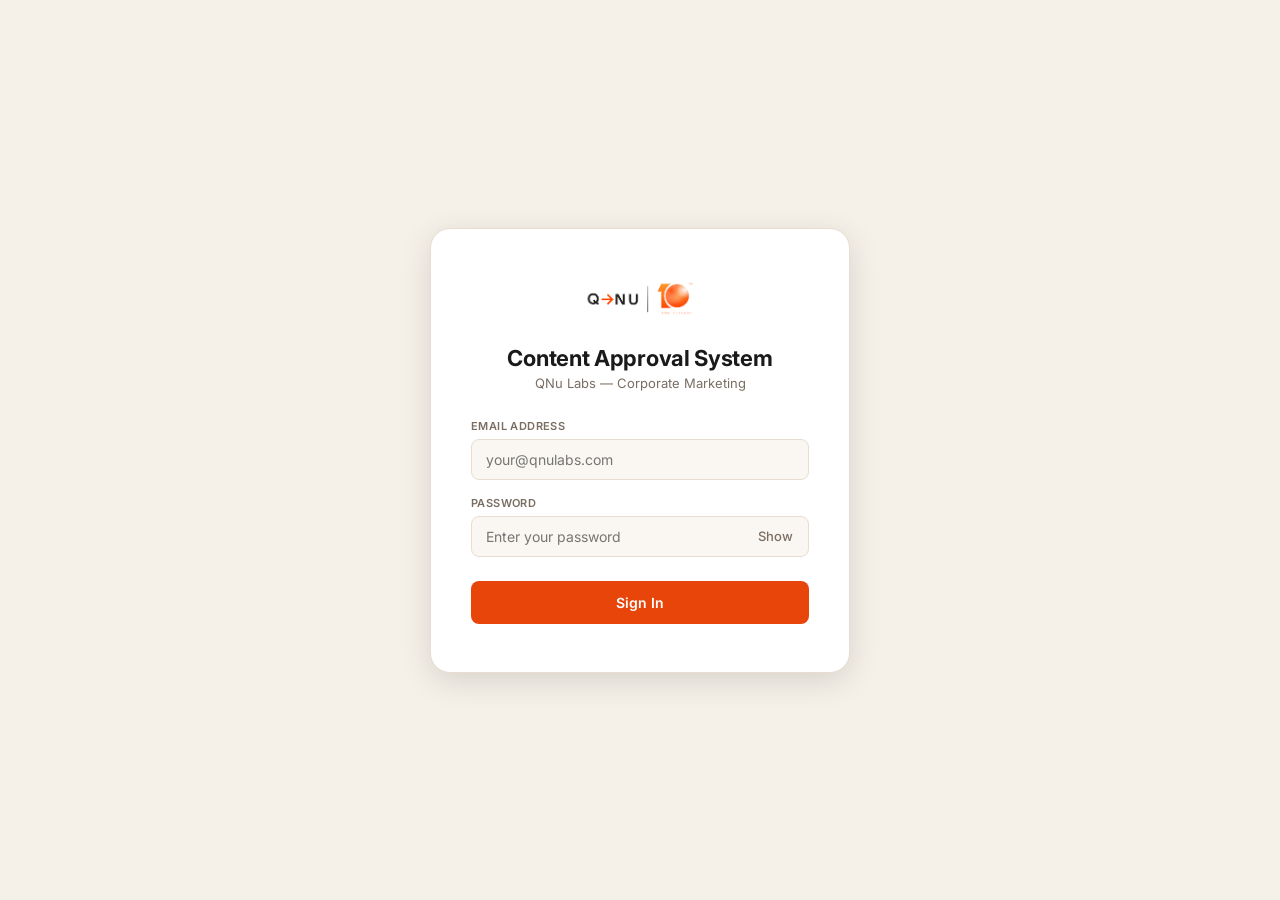
<file: app.html>
<!DOCTYPE html>
<html lang="en">
<head>
<meta charset="UTF-8"/>
<meta name="viewport" content="width=device-width,initial-scale=1"/>
<title>QNu Labs – Content Approval</title>
<link href="https://fonts.googleapis.com/css2?family=Inter:wght@400;500;600;700&display=swap" rel="stylesheet"/>
<style>:root{
  --bg:#F5F0E8;--surface:#FFFFFF;--surface2:#FAF7F2;
  --border:#E8DDD0;--border2:#D9CCBA;
  --text:#1A1A1A;--muted:#7A6E63;
  --accent:#E8450A;--accent-light:#FDF0EB;--accent-border:#F5C4B0;
  --green:#1A7A4A;--green-light:#EBF7F1;--green-border:#A8DFC1;
  --yellow:#B87A00;--yellow-light:#FDF8EB;--yellow-border:#EDD98A;
  --purple:#7A3AAA;--purple-light:#F0EBF7;--purple-border:#D4B8EE;
  --blue:#1A5FAA;--blue-light:#EBF3FF;--blue-border:#B8D4F5;
  --shadow:0 1px 4px rgba(0,0,0,0.06),0 4px 16px rgba(0,0,0,0.04);
  --shadow-lg:0 8px 32px rgba(0,0,0,0.12);
  --radius:14px;
}
*,*::before,*::after{box-sizing:border-box;margin:0;padding:0;}
body{background:var(--bg);color:var(--text);font-family:'Inter',sans-serif;font-size:14px;min-height:100vh;}
/* ── VIEWS ── */
.view{display:none;}.view.active{display:block;}
/* ── LOGIN ── */
.login-wrap{display:flex;align-items:center;justify-content:center;min-height:100vh;padding:24px;}
.login-card{background:var(--surface);border:1px solid var(--border);border-radius:20px;padding:48px 40px;width:100%;max-width:420px;box-shadow:var(--shadow-lg);}
.login-logo{height:44px;display:block;margin:0 auto 24px;cursor:pointer;}
.login-title{font-size:22px;font-weight:700;text-align:center;margin-bottom:4px;letter-spacing:-0.3px;}
.login-sub{font-size:13px;color:var(--muted);text-align:center;margin-bottom:28px;}
.login-group{display:flex;flex-direction:column;gap:6px;margin-bottom:16px;}
.login-label{font-size:11px;font-weight:600;color:var(--muted);text-transform:uppercase;letter-spacing:0.4px;}
.login-input{background:var(--surface2);border:1.5px solid var(--border);border-radius:8px;padding:11px 14px;font-size:14px;font-family:'Inter',sans-serif;color:var(--text);outline:none;width:100%;transition:border 0.15s;}
.login-input:focus{border-color:var(--accent);background:#fff;}
.login-btn{background:var(--accent);color:#fff;border:none;padding:13px;border-radius:8px;font-size:14px;font-weight:600;cursor:pointer;font-family:'Inter',sans-serif;width:100%;margin-top:8px;transition:opacity 0.15s;}
.login-btn:hover{opacity:0.88;}
.login-btn:disabled{opacity:0.5;cursor:not-allowed;}
.login-error{background:var(--accent-light);border:1px solid var(--accent-border);color:var(--accent);padding:10px 14px;border-radius:8px;font-size:13px;margin-top:12px;display:none;}
.login-error.show{display:block;}
.pw-wrap{position:relative;}
.pw-wrap .login-input{padding-right:44px;}
.eye-btn{position:absolute;right:12px;top:50%;transform:translateY(-50%);background:none;border:none;cursor:pointer;color:var(--muted);font-size:13px;padding:4px;font-family:'Inter',sans-serif;font-weight:500;}
/* ── TOPBAR ── */
.topbar{background:var(--surface);border-bottom:1px solid var(--border);padding:0 32px;height:60px;display:flex;align-items:center;justify-content:space-between;position:sticky;top:0;z-index:100;box-shadow:0 1px 6px rgba(0,0,0,0.05);}
.topbar-left{display:flex;align-items:center;gap:14px;}
.logo{height:34px;width:auto;object-fit:contain;cursor:pointer;}
.divider-v{width:1px;height:26px;background:var(--border2);}
.topbar-title span:first-child{display:block;font-size:13px;font-weight:700;}
.topbar-title span:last-child{display:block;font-size:11px;color:var(--muted);}
.topbar-right{display:flex;align-items:center;gap:10px;}
.role-badge{padding:4px 12px;border-radius:20px;font-size:12px;font-weight:600;}
.role-badge.writer{background:var(--accent-light);border:1px solid var(--accent-border);color:var(--accent);}
.role-badge.seo{background:var(--yellow-light);border:1px solid var(--yellow-border);color:var(--yellow);}
.role-badge.cmo{background:var(--purple-light);border:1px solid var(--purple-border);color:var(--purple);}
.role-badge.designer{background:var(--blue-light);border:1px solid var(--blue-border);color:var(--blue);}
.role-badge.admin{background:#1A1A1A;color:#fff;}
.live-badge{display:flex;align-items:center;gap:5px;background:var(--green-light);border:1px solid var(--green-border);color:var(--green);padding:4px 10px;border-radius:20px;font-size:12px;font-weight:600;}
.live-dot{width:6px;height:6px;border-radius:50%;background:var(--green);animation:pulse 2s infinite;}
@keyframes pulse{0%,100%{opacity:1}50%{opacity:0.3}}
.last-updated{font-size:11px;color:var(--muted);}
.topbar-btn{background:var(--surface2);border:1px solid var(--border);color:var(--text);padding:6px 14px;border-radius:8px;cursor:pointer;font-size:12px;font-family:'Inter',sans-serif;font-weight:500;transition:background 0.15s;}
.topbar-btn:hover{background:var(--border);}
.topbar-btn.danger{color:var(--accent);border-color:var(--accent-border);}
/* ── MAIN ── */
.main{max-width:1100px;margin:0 auto;padding:32px 24px;}
.page-header{margin-bottom:24px;}
.page-header h2{font-size:22px;font-weight:700;letter-spacing:-0.4px;margin-bottom:4px;}
.page-header p{color:var(--muted);font-size:13px;}
/* ── STATS ── */
.stats-row{display:grid;gap:12px;margin-bottom:28px;}
.stat-card{background:var(--surface);border:1px solid var(--border);border-radius:var(--radius);padding:18px;box-shadow:var(--shadow);}
.stat-label{font-size:10px;color:var(--muted);font-weight:600;text-transform:uppercase;letter-spacing:0.4px;margin-bottom:8px;}
.stat-value{font-size:30px;font-weight:700;}
.stat-card.s-accent .stat-value{color:var(--accent);}
.stat-card.s-green .stat-value{color:var(--green);}
.stat-card.s-yellow .stat-value{color:var(--yellow);}
.stat-card.s-purple .stat-value{color:var(--purple);}
.stat-card.s-blue .stat-value{color:var(--blue);}
.stat-card.s-total .stat-value{color:var(--text);}
/* ── SECTION HEADER ── */
.section-header{display:flex;align-items:center;justify-content:space-between;margin-bottom:12px;flex-wrap:wrap;gap:8px;}
.section-title{font-size:15px;font-weight:700;}
.filter-tabs{display:flex;gap:6px;flex-wrap:wrap;}
.tab{padding:5px 12px;border-radius:20px;font-size:12px;font-weight:500;cursor:pointer;border:1px solid var(--border);background:transparent;color:var(--muted);transition:all 0.15s;font-family:'Inter',sans-serif;}
.tab.active{background:var(--accent);border-color:var(--accent);color:#fff;}
/* ── TABLE ── */
.table-wrap{background:var(--surface);border:1px solid var(--border);border-radius:var(--radius);overflow:hidden;box-shadow:var(--shadow);}
table{width:100%;border-collapse:collapse;}
thead tr{background:var(--surface2);border-bottom:1px solid var(--border);}
th{padding:10px 14px;text-align:left;font-size:11px;font-weight:600;color:var(--muted);text-transform:uppercase;letter-spacing:0.4px;white-space:nowrap;}
tbody tr{border-bottom:1px solid var(--border);transition:background 0.1s;cursor:pointer;}
tbody tr:last-child{border-bottom:none;}
tbody tr:hover{background:var(--surface2);}
td{padding:11px 14px;font-size:13px;vertical-align:middle;}
.num-cell{color:var(--muted);font-size:12px;width:36px;}
.date-cell{color:var(--muted);font-size:11px;white-space:nowrap;}
/* ── BADGES ── */
.badge{display:inline-flex;align-items:center;gap:5px;padding:3px 9px;border-radius:20px;font-size:11px;font-weight:600;white-space:nowrap;}
.badge-dot{width:5px;height:5px;border-radius:50%;}
.badge.draft{background:var(--surface2);color:var(--muted);border:1px solid var(--border);}
.badge.draft .badge-dot{background:var(--muted);}
.badge.submitted{background:var(--accent-light);color:var(--accent);border:1px solid var(--accent-border);}
.badge.submitted .badge-dot{background:var(--accent);}
.badge.with-seo{background:var(--yellow-light);color:var(--yellow);border:1px solid var(--yellow-border);}
.badge.with-seo .badge-dot{background:var(--yellow);}
.badge.with-cmo{background:var(--purple-light);color:var(--purple);border:1px solid var(--purple-border);}
.badge.with-cmo .badge-dot{background:var(--purple);}
.badge.with-designer{background:var(--blue-light);color:var(--blue);border:1px solid var(--blue-border);}
.badge.with-designer .badge-dot{background:var(--blue);}
.badge.ready{background:var(--green-light);color:var(--green);border:1px solid var(--green-border);}
.badge.ready .badge-dot{background:var(--green);}
.badge.posted{background:#1A1A1A;color:#fff;}
.badge.posted .badge-dot{background:#fff;}
/* ── TYPE PILLS ── */
.type-pill{display:inline-flex;align-items:center;padding:2px 8px;border-radius:20px;font-size:11px;font-weight:600;white-space:nowrap;}
.type-pill.blog{background:var(--blue-light);color:var(--blue);}
.type-pill.whitepaper{background:var(--purple-light);color:var(--purple);}
.type-pill.newsletter{background:var(--green-light);color:var(--green);}
.type-pill.other{background:var(--yellow-light);color:var(--yellow);}
/* ── TOGGLE ── */
.toggle-wrap{display:flex;align-items:center;gap:8px;min-height:28px;}
.toggle{position:relative;display:inline-block;width:42px;height:24px;cursor:pointer;flex-shrink:0;vertical-align:middle;}
.toggle input{opacity:0;width:0;height:0;position:absolute;}
.toggle-slider{position:absolute;inset:0;border-radius:24px;background:var(--border2);transition:0.2s;cursor:pointer;}
.toggle-slider::before{content:'';position:absolute;width:18px;height:18px;border-radius:50%;background:#fff;left:3px;top:3px;transition:0.2s;box-shadow:0 1px 3px rgba(0,0,0,0.2);}
.toggle input:checked + .toggle-slider{background:var(--accent);}
.toggle input:checked + .toggle-slider::before{transform:translateX(18px);}
.toggle.seo input:checked + .toggle-slider{background:var(--yellow);}
.toggle.cmo input:checked + .toggle-slider{background:var(--purple);}
.toggle.designer input:checked + .toggle-slider{background:var(--blue);}
.toggle.saving{opacity:0.4;pointer-events:none;}
.toggle-label{font-size:12px;color:var(--muted);font-weight:500;white-space:nowrap;}
/* ── CARDS ── */
.fs-card{background:var(--surface);border:1px solid var(--border);border-radius:var(--radius);padding:22px;box-shadow:var(--shadow);margin-bottom:18px;}
.fs-card-title{font-size:11px;font-weight:700;color:var(--muted);text-transform:uppercase;letter-spacing:0.4px;margin-bottom:14px;display:flex;align-items:center;justify-content:space-between;flex-wrap:wrap;gap:8px;}
.fs-section-title{font-size:13px;font-weight:700;padding:10px 0 8px;border-bottom:1px solid var(--border);margin-bottom:14px;}
/* ── FIELDS ── */
.field-grid{display:grid;grid-template-columns:1fr 1fr;gap:14px;}
.field-group{display:flex;flex-direction:column;gap:5px;}
.field-group.full{grid-column:1/-1;}
.field-label{font-size:11px;font-weight:600;color:var(--muted);text-transform:uppercase;letter-spacing:0.4px;display:flex;align-items:center;gap:3px;}
.req{color:var(--accent);font-size:13px;}
.field-input,.field-textarea,.field-date{background:var(--surface2);border:1.5px solid var(--border);border-radius:8px;padding:9px 12px;font-size:13px;font-family:'Inter',sans-serif;color:var(--text);outline:none;width:100%;transition:border 0.15s;}
.field-input:focus,.field-textarea:focus,.field-date:focus{border-color:var(--accent);background:#fff;}
.field-input[disabled],.field-textarea[disabled]{opacity:0.7;cursor:default;}
.field-textarea{min-height:90px;resize:vertical;line-height:1.6;}
.field-richtext-wrap{border:1.5px solid var(--border);border-radius:8px;overflow:hidden;background:#fff;}
.field-richtext-wrap:focus-within{border-color:var(--accent);}
.richtext-toolbar{background:var(--surface2);border-bottom:1px solid var(--border);padding:5px 8px;display:flex;gap:4px;flex-wrap:wrap;}
.rt-btn{background:transparent;border:1px solid var(--border);border-radius:5px;padding:3px 8px;cursor:pointer;font-size:12px;font-family:'Inter',sans-serif;color:var(--text);transition:all 0.15s;font-weight:500;}
.rt-btn:hover{background:var(--border);}
.richtext-editor{min-height:180px;padding:12px;font-size:13px;line-height:1.75;outline:none;color:var(--text);}
.richtext-editor h2{font-size:17px;font-weight:700;margin:10px 0 5px;}
.richtext-editor ul,.richtext-editor ol{padding-left:18px;margin:5px 0;}
.faq-section{margin-bottom:8px;}
.faq-pair{padding:12px;background:var(--surface2);border-radius:10px;border:1px solid var(--border);margin-bottom:10px;display:grid;gap:8px;}
.upload-area{border:2px dashed var(--border);border-radius:8px;padding:14px;text-align:center;cursor:pointer;transition:all 0.15s;}
.upload-area:hover{border-color:var(--accent);background:var(--accent-light);}
.upload-area input[type=file]{display:none;}
.upload-area-label{font-size:12px;color:var(--muted);}
.upload-area-label span{color:var(--accent);font-weight:600;}
/* ── FULLSCREEN OVERLAY ── */
.fs-overlay{display:none;position:fixed;inset:0;background:var(--bg);z-index:300;overflow-y:auto;animation:fsIn 0.18s ease;}
.fs-overlay.show{display:block;}
@keyframes fsIn{from{opacity:0;transform:translateY(10px)}to{opacity:1;transform:translateY(0)}}
.fs-topbar{background:var(--surface);border-bottom:1px solid var(--border);padding:0 32px;height:58px;display:flex;align-items:center;justify-content:space-between;position:sticky;top:0;z-index:10;box-shadow:0 1px 4px rgba(0,0,0,0.05);}
.fs-back-btn{background:var(--surface2);border:1px solid var(--border);color:var(--text);padding:6px 14px;border-radius:8px;cursor:pointer;font-size:13px;font-family:'Inter',sans-serif;font-weight:500;display:flex;align-items:center;gap:5px;transition:background 0.15s;}
.fs-back-btn:hover{background:var(--border);}
.fs-title{font-size:15px;font-weight:700;letter-spacing:-0.2px;}
.fs-subtitle{font-size:11px;color:var(--muted);margin-top:1px;}
.fs-body{max-width:1200px;margin:0 auto;padding:28px 32px;}
.fs-meta-row{display:flex;gap:20px;flex-wrap:wrap;background:var(--surface);border:1px solid var(--border);border-radius:var(--radius);padding:16px 20px;box-shadow:var(--shadow);margin-bottom:18px;}
.fs-meta-item{display:flex;flex-direction:column;gap:3px;}
.fs-meta-label{font-size:10px;font-weight:600;color:var(--muted);text-transform:uppercase;letter-spacing:0.4px;}
.fs-meta-value{font-size:14px;font-weight:600;}
/* ── APPROVE SECTION ── */
.approve-section{margin-top:18px;}
.approve-inner{display:flex;align-items:center;justify-content:space-between;border-radius:12px;padding:16px 20px;flex-wrap:wrap;gap:12px;}
.approve-inner.accent{background:var(--accent-light);border:1px solid var(--accent-border);}
.approve-inner.yellow{background:var(--yellow-light);border:1px solid var(--yellow-border);}
.approve-inner.purple{background:var(--purple-light);border:1px solid var(--purple-border);}
.approve-inner.blue{background:var(--blue-light);border:1px solid var(--blue-border);}
.approve-label{font-size:14px;font-weight:700;}
.approve-label.accent{color:var(--accent);}
.approve-label.yellow{color:var(--yellow);}
.approve-label.purple{color:var(--purple);}
.approve-label.blue{color:var(--blue);}
.approve-sub{font-size:12px;color:var(--muted);margin-top:3px;}
/* ── PUBLISH OPTIONS ── */
.publish-options{display:grid;grid-template-columns:1fr 1fr;gap:12px;margin-top:12px;}
.publish-opt{border:2px solid var(--border);border-radius:10px;padding:14px;cursor:pointer;transition:all 0.15s;background:#fff;}
.publish-opt:hover{border-color:var(--blue);}
.publish-opt.selected-draft{border-color:var(--blue);background:var(--blue-light);}
.publish-opt.selected-live{border-color:var(--green);background:var(--green-light);}
.publish-opt-title{font-size:13px;font-weight:700;margin-bottom:3px;}
.publish-opt-sub{font-size:11px;color:var(--muted);}
.webflow-btn{background:var(--blue);color:#fff;border:none;padding:12px 24px;border-radius:8px;font-size:14px;font-weight:600;cursor:pointer;font-family:'Inter',sans-serif;width:100%;margin-top:14px;transition:opacity 0.15s;}
.webflow-btn:hover{opacity:0.88;}
.webflow-btn:disabled{opacity:0.4;cursor:not-allowed;}
.post-result{margin-top:8px;font-size:13px;font-weight:600;text-align:center;}
/* ── BUTTONS ── */
.action-btn{border:none;padding:8px 16px;border-radius:8px;font-size:12px;font-weight:600;cursor:pointer;font-family:'Inter',sans-serif;transition:opacity 0.15s;display:inline-flex;align-items:center;gap:5px;}
.action-btn:hover{opacity:0.88;}
.action-btn:disabled{opacity:0.4;cursor:not-allowed;}
.action-btn.primary{background:var(--accent);color:#fff;}
.action-btn.secondary{background:var(--surface2);color:var(--text);border:1px solid var(--border);}
.action-btn.green{background:var(--green);color:#fff;}
.action-btn.blue{background:var(--blue);color:#fff;}
.bell-btn{background:none;border:1px solid var(--border);border-radius:6px;padding:3px 8px;cursor:pointer;font-size:12px;color:var(--muted);transition:all 0.15s;font-family:'Inter',sans-serif;}
.bell-btn:hover{border-color:var(--yellow);color:var(--yellow);background:var(--yellow-light);}
/* ── DOWNLOAD BAR ── */
.download-bar{background:var(--surface);border:1px solid var(--border);border-radius:var(--radius);padding:14px 18px;margin-bottom:18px;display:flex;align-items:center;gap:10px;flex-wrap:wrap;box-shadow:var(--shadow);}
.download-bar-title{font-size:11px;font-weight:600;color:var(--muted);text-transform:uppercase;letter-spacing:0.4px;white-space:nowrap;}
.date-input{background:var(--surface2);border:1.5px solid var(--border);border-radius:8px;padding:6px 10px;font-size:12px;font-family:'Inter',sans-serif;color:var(--text);outline:none;transition:border 0.15s;}
.date-input:focus{border-color:var(--accent);}
/* ── TOAST ── */
.toast{position:fixed;bottom:24px;right:24px;background:var(--surface);border:1px solid var(--border);color:var(--text);padding:12px 16px;border-radius:12px;font-size:13px;z-index:9999;transform:translateY(80px);opacity:0;transition:all 0.3s cubic-bezier(0.34,1.56,0.64,1);display:flex;align-items:center;gap:8px;box-shadow:var(--shadow-lg);font-weight:500;max-width:340px;}
.toast.show{transform:translateY(0);opacity:1;}
.toast.success{border-color:var(--green-border);}
.toast.error{border-color:var(--accent-border);}
.toast-dot{width:7px;height:7px;border-radius:50%;background:var(--green);flex-shrink:0;}
.toast.error .toast-dot{background:var(--accent);}
/* ── MISC ── */
.empty-state{text-align:center;padding:48px 24px;}
.empty-title{font-size:15px;font-weight:600;margin-bottom:6px;}
.empty-sub{font-size:13px;color:var(--muted);}
.loading-row{display:flex;align-items:center;justify-content:center;gap:8px;padding:40px;color:var(--muted);font-size:13px;}
.spinner{display:inline-block;width:16px;height:16px;border:2px solid var(--border);border-top-color:var(--accent);border-radius:50%;animation:spin 0.7s linear infinite;}
@keyframes spin{to{transform:rotate(360deg)}}
.save-bar{display:flex;align-items:center;gap:10px;flex-wrap:wrap;margin-top:14px;}
.img-thumb{width:34px;height:34px;border-radius:6px;object-fit:cover;border:1px solid var(--border);}
/* ── ADMIN ── */
.admin-grid{display:grid;grid-template-columns:240px 1fr;min-height:calc(100vh - 60px);}
.admin-sidebar{background:var(--surface);border-right:1px solid var(--border);padding:16px 0;}
.admin-nav-item{display:flex;align-items:center;gap:10px;padding:10px 20px;cursor:pointer;font-size:13px;font-weight:500;color:var(--muted);border-left:3px solid transparent;transition:all 0.15s;}
.admin-nav-item:hover{background:var(--surface2);color:var(--text);}
.admin-nav-item.active{background:var(--accent-light);color:var(--accent);border-left-color:var(--accent);font-weight:600;}
.admin-content{padding:28px;overflow-y:auto;}
.admin-section{display:none;}
.admin-section.active{display:block;}
.admin-section-title{font-size:18px;font-weight:700;margin-bottom:4px;}
.admin-section-sub{font-size:13px;color:var(--muted);margin-bottom:22px;}
.user-card{background:var(--surface);border:1px solid var(--border);border-radius:var(--radius);padding:16px 18px;display:flex;align-items:center;justify-content:space-between;margin-bottom:10px;box-shadow:var(--shadow);flex-wrap:wrap;gap:10px;}
.user-name{font-size:14px;font-weight:700;}
.user-email{font-size:12px;color:var(--muted);}
.user-meta{font-size:11px;color:var(--muted);margin-top:2px;}
.log-row{display:grid;grid-template-columns:140px 130px 90px 1fr;gap:10px;padding:10px 14px;border-bottom:1px solid var(--border);font-size:12px;align-items:center;}
.log-header{background:var(--surface2);font-weight:600;color:var(--muted);text-transform:uppercase;letter-spacing:0.4px;font-size:10px;}
.log-action{padding:2px 8px;border-radius:12px;font-size:11px;font-weight:600;white-space:nowrap;display:inline-block;}
.log-action.login{background:var(--green-light);color:var(--green);}
.log-action.approved{background:var(--accent-light);color:var(--accent);}
.log-action.edited{background:var(--yellow-light);color:var(--yellow);}
.log-action.posted{background:var(--blue-light);color:var(--blue);}
.log-action.reminder{background:var(--purple-light);color:var(--purple);}
.log-action.created{background:var(--green-light);color:var(--green);}
.stats-mini{display:grid;grid-template-columns:repeat(6,1fr);gap:10px;margin-bottom:22px;}
.stat-mini{background:var(--surface);border:1px solid var(--border);border-radius:10px;padding:12px;text-align:center;box-shadow:var(--shadow);}
.stat-mini-val{font-size:22px;font-weight:700;margin-bottom:3px;}
.stat-mini-lbl{font-size:9px;color:var(--muted);text-transform:uppercase;font-weight:600;letter-spacing:0.4px;}
/* ── MODALS ── */
.modal-overlay{display:none;position:fixed;inset:0;background:rgba(0,0,0,0.35);z-index:400;align-items:center;justify-content:center;padding:24px;}
.modal-overlay.show{display:flex;}
.modal-box{background:var(--surface);border-radius:16px;padding:28px;width:100%;max-width:440px;box-shadow:var(--shadow-lg);}
.modal-title{font-size:17px;font-weight:700;margin-bottom:4px;}
.modal-sub{font-size:13px;color:var(--muted);margin-bottom:20px;}
.modal-group{display:flex;flex-direction:column;gap:5px;margin-bottom:14px;}
.modal-label{font-size:11px;font-weight:600;color:var(--muted);text-transform:uppercase;letter-spacing:0.4px;}
.modal-input,.modal-select{background:var(--surface2);border:1.5px solid var(--border);border-radius:8px;padding:9px 12px;font-size:13px;font-family:'Inter',sans-serif;color:var(--text);outline:none;width:100%;transition:border 0.15s;}
.modal-input:focus{border-color:var(--accent);background:#fff;}
.modal-footer{display:flex;gap:8px;justify-content:flex-end;margin-top:18px;}
.btn-primary{background:var(--accent);color:#fff;border:none;padding:9px 20px;border-radius:8px;font-size:13px;font-weight:600;cursor:pointer;font-family:'Inter',sans-serif;}
.btn-secondary{background:var(--surface2);color:var(--text);border:1px solid var(--border);padding:9px 20px;border-radius:8px;font-size:13px;font-weight:600;cursor:pointer;font-family:'Inter',sans-serif;}
@media(max-width:900px){
  .admin-grid{grid-template-columns:1fr;}
  .admin-sidebar{border-right:none;border-bottom:1px solid var(--border);}
  .field-grid{grid-template-columns:1fr;}
  .publish-options{grid-template-columns:1fr;}
  .stats-mini{grid-template-columns:repeat(3,1fr);}
  .log-row{grid-template-columns:1fr 1fr;}
  .topbar,.fs-topbar{padding:0 16px;}
  .main,.fs-body,.admin-content{padding:18px 16px;}
}
</style>
</head>
<body>

<!-- ══════════════════════════════════════════════════
     LOGIN VIEW
══════════════════════════════════════════════════ -->
<div class="view active" id="v-login">
  <div class="login-wrap">
    <div class="login-card">
      <img class="login-logo" src="logo.png" alt="QNu Labs"/>
      <div class="login-title">Content Approval System</div>
      <div class="login-sub">QNu Labs — Corporate Marketing</div>
      <div class="login-group">
        <label class="login-label">Email Address</label>
        <input class="login-input" type="email" id="loginEmail" placeholder="your@qnulabs.com" autocomplete="email"/>
      </div>
      <div class="login-group">
        <label class="login-label">Password</label>
        <div class="pw-wrap">
          <input class="login-input" type="password" id="loginPw" placeholder="Enter your password" autocomplete="current-password"/>
          <button class="eye-btn" type="button" id="eyeBtn" onclick="togglePw()">Show</button>
        </div>
      </div>
      <button class="login-btn" id="loginBtn" onclick="doLogin()">Sign In</button>
      <div class="login-error" id="loginErr"></div>
    </div>
  </div>
</div>

<!-- ══════════════════════════════════════════════════
     SHARED TOPBAR (hidden in login)
══════════════════════════════════════════════════ -->
<div id="mainTopbar" style="display:none;">
  <div class="topbar">
    <div class="topbar-left">
      <img class="logo" src="logo.png" alt="QNu Labs" onclick="goHome()"/>
      <div class="divider-v"></div>
      <div class="topbar-title"><span>QNu Labs</span><span>Corporate Marketing</span></div>
    </div>
    <div class="topbar-right">
      <span class="last-updated" id="lastUpdated">Loading...</span>
      <div class="live-badge"><div class="live-dot"></div> Live</div>
      <div class="role-badge" id="topUserBadge">-</div>
      <button class="topbar-btn danger" onclick="logout()">Sign Out</button>
    </div>
  </div>
</div>

<!-- ══════════════════════════════════════════════════
     WRITER VIEW
══════════════════════════════════════════════════ -->
<div class="view" id="v-writer">
  <div class="main">
    <div class="page-header"><h2>Content Submission</h2><p>Submit new content with all Webflow fields and approve for SEO review.</p></div>
    <div class="download-bar">
      <span class="download-bar-title">Bulk Download</span>
      <label style="font-size:12px;color:var(--muted)">From</label><input type="date" class="date-input" id="dlFrom"/>
      <label style="font-size:12px;color:var(--muted)">To</label><input type="date" class="date-input" id="dlTo"/>
      <button class="action-btn secondary" style="padding:6px 12px;font-size:12px;" onclick="bulkDownloadWord()">Word</button>
      <button class="action-btn secondary" style="padding:6px 12px;font-size:12px;" onclick="bulkDownloadPDF()">PDF</button>
    </div>
    <div class="stats-row" style="grid-template-columns:repeat(5,1fr)">
      <div class="stat-card s-total"><div class="stat-label">Total</div><div class="stat-value" id="s1">-</div></div>
      <div class="stat-card s-accent"><div class="stat-label">With SEO</div><div class="stat-value" id="s2">-</div></div>
      <div class="stat-card s-yellow"><div class="stat-label">With CMO</div><div class="stat-value" id="s3">-</div></div>
      <div class="stat-card s-blue"><div class="stat-label">With Designer</div><div class="stat-value" id="s4">-</div></div>
      <div class="stat-card s-green"><div class="stat-label">Posted</div><div class="stat-value" id="s5">-</div></div>
    </div>
    <div class="fs-card" style="margin-bottom:22px;">
      <div class="fs-card-title">Add New Content</div>
      <div class="field-grid">
        <div class="field-group"><div class="field-label">Content Type <span class="req">*</span></div>
          <select class="field-input" id="newType" onchange="onTypeChange()">
            <option value="">Select type...</option>
            <option value="Blog">Blog</option>
            <option value="Whitepaper">Whitepaper</option>
            <option value="Newsletter">Newsletter</option>
            <option value="Other">Other (Case Study)</option>
          </select>
        </div>
        <div class="field-group"><div class="field-label">Your Name <span class="req">*</span></div><input type="text" class="field-input" id="newWriter" placeholder="Your full name"/></div>
      </div>
      <div id="dynamicFields" style="margin-top:12px;display:none;"><div class="field-grid" id="dynamicFieldsInner"></div></div>
      <div class="save-bar"><button class="action-btn primary" id="submitBtn" onclick="submitNew()">Add Content</button></div>
    </div>
    <div class="section-header">
      <div class="section-title">All Submissions</div>
      <div class="filter-tabs">
        <button class="tab active" onclick="filterRows('all',this)">All</button>
        <button class="tab" onclick="filterRows('pending',this)">Pending</button>
        <button class="tab" onclick="filterRows('review',this)">In Review</button>
        <button class="tab" onclick="filterRows('posted',this)">Posted</button>
      </div>
    </div>
    <div class="table-wrap"><div id="tableContainer"><div class="loading-row"><span class="spinner"></span> Loading...</div></div></div>
  </div>
</div>

<!-- ══════════════════════════════════════════════════
     SEO VIEW
══════════════════════════════════════════════════ -->
<div class="view" id="v-seo">
  <div class="main">
    <div class="page-header"><h2>SEO Review Queue</h2><p>Click any row to open full-screen editor with all Webflow fields.</p></div>
    <div class="download-bar">
      <span class="download-bar-title">Bulk Download</span>
      <label style="font-size:12px;color:var(--muted)">From</label><input type="date" class="date-input" id="dlFrom"/>
      <label style="font-size:12px;color:var(--muted)">To</label><input type="date" class="date-input" id="dlTo"/>
      <button class="action-btn secondary" style="padding:6px 12px;font-size:12px;" onclick="bulkDownloadWord()">Word</button>
      <button class="action-btn secondary" style="padding:6px 12px;font-size:12px;" onclick="bulkDownloadPDF()">PDF</button>
    </div>
    <div class="stats-row" style="grid-template-columns:repeat(4,1fr)">
      <div class="stat-card s-accent"><div class="stat-label">Needs Review</div><div class="stat-value" id="s1">-</div></div>
      <div class="stat-card s-yellow"><div class="stat-label">Approved</div><div class="stat-value" id="s2">-</div></div>
      <div class="stat-card s-green"><div class="stat-label">Posted</div><div class="stat-value" id="s3">-</div></div>
      <div class="stat-card s-total"><div class="stat-label">Total</div><div class="stat-value" id="s4">-</div></div>
    </div>
    <div class="section-header">
      <div class="section-title">Content Queue</div>
      <div class="filter-tabs">
        <button class="tab active" onclick="filterRows('all',this)">All</button>
        <button class="tab" onclick="filterRows('needs',this)">Needs Review</button>
        <button class="tab" onclick="filterRows('approved',this)">Approved</button>
      </div>
    </div>
    <div class="table-wrap"><div id="tableContainer"><div class="loading-row"><span class="spinner"></span> Loading...</div></div></div>
  </div>
</div>

<!-- ══════════════════════════════════════════════════
     CMO VIEW
══════════════════════════════════════════════════ -->
<div class="view" id="v-cmo">
  <div class="main">
    <div class="page-header"><h2>CMO Final Approval</h2><p>Review SEO content, edit all fields and approve for Designer.</p></div>
    <div class="download-bar">
      <span class="download-bar-title">Bulk Download</span>
      <label style="font-size:12px;color:var(--muted)">From</label><input type="date" class="date-input" id="dlFrom"/>
      <label style="font-size:12px;color:var(--muted)">To</label><input type="date" class="date-input" id="dlTo"/>
      <button class="action-btn secondary" style="padding:6px 12px;font-size:12px;" onclick="bulkDownloadWord()">Word</button>
      <button class="action-btn secondary" style="padding:6px 12px;font-size:12px;" onclick="bulkDownloadPDF()">PDF</button>
    </div>
    <div class="stats-row" style="grid-template-columns:repeat(4,1fr)">
      <div class="stat-card s-purple"><div class="stat-label">Awaiting Approval</div><div class="stat-value" id="s1">-</div></div>
      <div class="stat-card s-green"><div class="stat-label">Approved</div><div class="stat-value" id="s2">-</div></div>
      <div class="stat-card s-blue"><div class="stat-label">Posted</div><div class="stat-value" id="s3">-</div></div>
      <div class="stat-card s-total"><div class="stat-label">Total</div><div class="stat-value" id="s4">-</div></div>
    </div>
    <div class="section-header">
      <div class="section-title">Content for Final Approval</div>
      <div class="filter-tabs">
        <button class="tab active" onclick="filterRows('all',this)">All</button>
        <button class="tab" onclick="filterRows('needs',this)">Needs Approval</button>
        <button class="tab" onclick="filterRows('approved',this)">Approved</button>
      </div>
    </div>
    <div class="table-wrap"><div id="tableContainer"><div class="loading-row"><span class="spinner"></span> Loading...</div></div></div>
  </div>
</div>

<!-- ══════════════════════════════════════════════════
     DESIGNER VIEW
══════════════════════════════════════════════════ -->
<div class="view" id="v-designer">
  <div class="main">
    <div class="page-header"><h2>Designer Publication Queue</h2><p>Review approved content and post directly to Webflow.</p></div>
    <div class="download-bar">
      <span class="download-bar-title">Bulk Download</span>
      <label style="font-size:12px;color:var(--muted)">From</label><input type="date" class="date-input" id="dlFrom"/>
      <label style="font-size:12px;color:var(--muted)">To</label><input type="date" class="date-input" id="dlTo"/>
      <button class="action-btn secondary" style="padding:6px 12px;font-size:12px;" onclick="bulkDownloadWord()">Word</button>
      <button class="action-btn secondary" style="padding:6px 12px;font-size:12px;" onclick="bulkDownloadPDF()">PDF</button>
    </div>
    <div class="stats-row" style="grid-template-columns:repeat(4,1fr)">
      <div class="stat-card s-blue"><div class="stat-label">Ready to Post</div><div class="stat-value" id="s1">-</div></div>
      <div class="stat-card s-green"><div class="stat-label">Posted Live</div><div class="stat-value" id="s2">-</div></div>
      <div class="stat-card s-yellow"><div class="stat-label">Draft</div><div class="stat-value" id="s3">-</div></div>
      <div class="stat-card s-total"><div class="stat-label">Total</div><div class="stat-value" id="s4">-</div></div>
    </div>
    <div class="section-header">
      <div class="section-title">Publication Queue</div>
      <div class="filter-tabs">
        <button class="tab active" onclick="filterRows('all',this)">All</button>
        <button class="tab" onclick="filterRows('ready',this)">Ready to Post</button>
        <button class="tab" onclick="filterRows('posted',this)">Posted</button>
      </div>
    </div>
    <div class="table-wrap"><div id="tableContainer"><div class="loading-row"><span class="spinner"></span> Loading...</div></div></div>
  </div>
</div>

<!-- ══════════════════════════════════════════════════
     ADMIN VIEW
══════════════════════════════════════════════════ -->
<div class="view" id="v-admin">
  <div class="admin-grid">
    <div class="admin-sidebar">
      <div style="padding:0 20px 16px;border-bottom:1px solid var(--border);margin-bottom:8px;">
        <div style="font-size:13px;font-weight:700;" id="topUserName">Admin</div>
        <div style="font-size:11px;color:var(--muted);">Administrator</div>
      </div>
      <div class="admin-nav-item active" onclick="adminShowSection('dashboard',this)">Dashboard</div>
      <div class="admin-nav-item" onclick="adminShowSection('users',this)">User Management</div>
      <div class="admin-nav-item" onclick="adminShowSection('activity',this)">Activity Log</div>
      <div class="admin-nav-item" onclick="adminShowSection('content',this)">All Content</div>
      <div style="padding:16px 20px 0;border-top:1px solid var(--border);margin-top:16px;">
        <div style="font-size:10px;color:var(--muted);margin-bottom:10px;font-weight:600;text-transform:uppercase;letter-spacing:0.4px;">Role Dashboards</div>
        <a href="#" onclick="QNU_SESSION.role='writer';goHome();fetchData();return false;" style="display:block;padding:7px 0;font-size:13px;color:var(--accent);text-decoration:none;font-weight:500;">Writer</a>
        <a href="#" onclick="QNU_SESSION.role='seo';goHome();fetchData();return false;" style="display:block;padding:7px 0;font-size:13px;color:var(--yellow);text-decoration:none;font-weight:500;">SEO Team</a>
        <a href="#" onclick="QNU_SESSION.role='cmo';goHome();fetchData();return false;" style="display:block;padding:7px 0;font-size:13px;color:var(--purple);text-decoration:none;font-weight:500;">CMO</a>
        <a href="#" onclick="QNU_SESSION.role='designer';goHome();fetchData();return false;" style="display:block;padding:7px 0;font-size:13px;color:var(--blue);text-decoration:none;font-weight:500;">Designer</a>
        <a href="#" onclick="QNU_SESSION.role='admin';goHome();loadAdminDashboard();return false;" style="display:block;padding:7px 0;font-size:13px;color:#1A1A1A;text-decoration:none;font-weight:500;">Back to Admin</a>
      </div>
    </div>
    <div class="admin-content">
      <div class="admin-section active" id="asec-dashboard">
        <div class="admin-section-title">Dashboard Overview</div>
        <div class="admin-section-sub">Live pipeline stats and recent activity</div>
        <div class="stats-mini">
          <div class="stat-mini"><div class="stat-mini-val" id="ads0">-</div><div class="stat-mini-lbl">Total</div></div>
          <div class="stat-mini"><div class="stat-mini-val" style="color:var(--accent)" id="ads1">-</div><div class="stat-mini-lbl">In Progress</div></div>
          <div class="stat-mini"><div class="stat-mini-val" style="color:var(--yellow)" id="ads2">-</div><div class="stat-mini-lbl">With SEO</div></div>
          <div class="stat-mini"><div class="stat-mini-val" style="color:var(--purple)" id="ads3">-</div><div class="stat-mini-lbl">With CMO</div></div>
          <div class="stat-mini"><div class="stat-mini-val" style="color:var(--blue)" id="ads4">-</div><div class="stat-mini-lbl">With Designer</div></div>
          <div class="stat-mini"><div class="stat-mini-val" style="color:var(--green)" id="ads5">-</div><div class="stat-mini-lbl">Posted</div></div>
        </div>
        <div class="section-title" style="margin-bottom:10px;font-size:13px;">Recent Activity</div>
        <div style="background:var(--surface);border:1px solid var(--border);border-radius:var(--radius);overflow:hidden;">
          <div class="log-row log-header"><div>Time</div><div>User</div><div>Action</div><div>Details</div></div>
          <div id="recentActList"></div>
        </div>
      </div>
      <div class="admin-section" id="asec-users">
        <div class="admin-section-title">User Management</div>
        <div class="admin-section-sub">Create, edit and manage team accounts</div>
        <button class="btn-primary" onclick="openCreateUser()" style="margin-bottom:18px;">+ Create New User</button>
        <div id="userList"><div class="loading-row"><span class="spinner"></span> Loading...</div></div>
      </div>
      <div class="admin-section" id="asec-activity">
        <div class="admin-section-title">Activity Log</div>
        <div class="admin-section-sub">Full audit trail of all user actions</div>
        <div style="background:var(--surface);border:1px solid var(--border);border-radius:var(--radius);overflow:hidden;">
          <div class="log-row log-header"><div>Time</div><div>User</div><div>Action</div><div>Details</div></div>
          <div id="activityList"><div class="loading-row"><span class="spinner"></span> Loading...</div></div>
        </div>
      </div>
      <div class="admin-section" id="asec-content">
        <div class="admin-section-title">All Content</div>
        <div class="admin-section-sub">Full view of every piece of content</div>
        <div style="background:var(--surface);border:1px solid var(--border);border-radius:var(--radius);overflow:hidden;">
          <div id="contentList"><div class="loading-row"><span class="spinner"></span> Loading...</div></div>
        </div>
      </div>
    </div>
  </div>
</div>

<!-- ══════════════════════════════════════════════════
     SHARED FULLSCREEN OVERLAY (all roles)
══════════════════════════════════════════════════ -->
<div class="fs-overlay" id="fsOverlay">
  <div class="fs-topbar">
    <div style="display:flex;align-items:center;gap:12px;">
      <button class="fs-back-btn" onclick="saveAndClose()">Back</button>
      <div>
        <div class="fs-title" id="fsTitle">-</div>
        <div class="fs-subtitle" id="fsSubtitle">-</div>
      </div>
    </div>
    <div style="display:flex;align-items:center;gap:10px;">
      <div id="fsMeta1"></div>
      <div id="fsMeta2"></div>
      <!-- Word buttons for non-designer roles -->
      <button class="action-btn secondary" style="padding:5px 12px;font-size:12px;" onclick="downloadActiveWordFile()">Word</button>
      <button class="action-btn secondary" style="padding:5px 12px;font-size:12px;" onclick="document.getElementById('fsWordInput').click()">Upload Word</button>
      <input type="file" id="fsWordInput" accept=".doc,.docx,.txt" style="display:none" onchange="handleWordUpload(this)"/>
    </div>
  </div>
  <div class="fs-body">
    <!-- Designer section name -->
    <div id="fsDesignerSection" style="display:none;margin-bottom:14px;">
      <span style="font-size:13px;font-weight:600;color:var(--blue);">Webflow Section: </span>
      <span id="fsSection" style="font-size:13px;font-weight:700;color:var(--blue);">-</span>
    </div>
    <!-- Fields -->
    <div class="fs-card">
      <div class="fs-card-title" id="fsFieldsTitle">Content Fields
        <button class="action-btn primary" style="padding:5px 12px;font-size:12px;" onclick="saveEdits()">Save</button>
      </div>
      <div class="field-grid" id="fsFieldsWrap"></div>
    </div>
    <!-- Approval toggle -->
    <div id="fsApproveSection" class="approve-section">
      <div class="approve-inner accent" id="fsApproveInner">
        <div>
          <div class="approve-label accent" id="fsApproveLabel">Approve</div>
          <div class="approve-sub" id="fsApproveSub">Triggers notification to next team</div>
        </div>
        <div class="toggle-wrap">
          <label class="toggle" id="fsToggle"><input type="checkbox" id="fsToggleInput" onchange="handleFsToggle()"/><span class="toggle-slider"></span></label>
          <span class="toggle-label" id="fsToggleLabel">Pending</span>
        </div>
      </div>
    </div>
    <!-- Designer: Webflow post section -->
    <div id="fsPostSection" style="display:none;">
      <div class="fs-card" style="border:2px solid var(--blue);background:var(--blue-light);margin-top:16px;">
        <div class="fs-card-title" style="color:var(--blue);">How to post to Webflow</div>
        <div class="publish-options">
          <div class="publish-opt selected-draft" id="optDraft" onclick="selectPublishOpt('draft')">
            <div class="publish-opt-title">Save as Draft</div>
            <div class="publish-opt-sub">In Webflow CMS but not live on website</div>
          </div>
          <div class="publish-opt" id="optLive" onclick="selectPublishOpt('live')">
            <div class="publish-opt-title">Publish Live</div>
            <div class="publish-opt-sub">Goes live immediately</div>
          </div>
        </div>
        <div style="margin-top:10px;padding:8px 12px;background:#fff;border-radius:8px;border:1px solid var(--blue-border);font-size:12px;font-weight:600;color:var(--blue);">
          Selected: <span id="publishModeText">Save as Draft</span>
        </div>
      </div>
      <button class="webflow-btn" id="postBtn" onclick="postToWebflow()" disabled>Post to Webflow</button>
      <div class="post-result" id="postResult"></div>
    </div>
  </div>
</div>

<!-- ══════════════════════════════════════════════════
     ADMIN MODALS
══════════════════════════════════════════════════ -->
<div class="modal-overlay" id="createUserModal">
  <div class="modal-box">
    <div class="modal-title">Create New User</div>
    <div class="modal-sub">User will be able to log in with these credentials</div>
    <div class="modal-group"><label class="modal-label">Full Name</label><input class="modal-input" id="newFullName" placeholder="e.g. Priya Sharma"/></div>
    <div class="modal-group"><label class="modal-label">Email</label><input class="modal-input" type="email" id="newEmail" placeholder="priya@qnulabs.com"/></div>
    <div class="modal-group"><label class="modal-label">Password</label><input class="modal-input" type="password" id="newPassword" placeholder="Min 6 characters"/></div>
    <div class="modal-group"><label class="modal-label">Role</label>
      <select class="modal-select" id="newRole">
        <option value="writer">Writer</option><option value="seo">SEO Team</option>
        <option value="cmo">CMO</option><option value="designer">Designer</option><option value="admin">Admin</option>
      </select>
    </div>
    <div class="modal-footer">
      <button class="btn-secondary" onclick="closeAdminModal()">Cancel</button>
      <button class="btn-primary" id="createUserBtn" onclick="createUser()">Create User</button>
    </div>
  </div>
</div>
<div class="modal-overlay" id="editUserModal">
  <div class="modal-box">
    <div class="modal-title">Edit User</div>
    <div class="modal-sub">Update name, email or role</div>
    <input type="hidden" id="editUserId"/>
    <div class="modal-group"><label class="modal-label">Full Name</label><input class="modal-input" id="editFullName"/></div>
    <div class="modal-group"><label class="modal-label">Email</label><input class="modal-input" type="email" id="editEmail"/></div>
    <div class="modal-group"><label class="modal-label">Role</label>
      <select class="modal-select" id="editRole">
        <option value="writer">Writer</option><option value="seo">SEO Team</option>
        <option value="cmo">CMO</option><option value="designer">Designer</option><option value="admin">Admin</option>
      </select>
    </div>
    <div class="modal-footer">
      <button class="btn-secondary" onclick="closeAdminModal()">Cancel</button>
      <button class="btn-primary" id="editUserBtn" onclick="saveEditUser()">Save</button>
    </div>
  </div>
</div>
<div class="modal-overlay" id="resetPwModal">
  <div class="modal-box">
    <div class="modal-title">Reset Password</div>
    <div class="modal-sub" id="resetPwSub">Set a new password</div>
    <div class="modal-group"><label class="modal-label">New Password</label><input class="modal-input" type="password" id="resetPwInput" placeholder="Min 6 characters"/></div>
    <div class="modal-footer">
      <button class="btn-secondary" onclick="closeAdminModal()">Cancel</button>
      <button class="btn-primary" id="resetPwBtn" onclick="doResetPw()">Reset</button>
    </div>
  </div>
</div>

<!-- ══════════════════════════════════════════════════
     TOAST
══════════════════════════════════════════════════ -->
<div class="toast" id="toast"><div class="toast-dot"></div><span id="toastMsg"></span></div>

<script>

// ════════════════════════════════════════════════════
// CONFIG
// ════════════════════════════════════════════════════
const SUPA_URL='https://imtoahbuliuywiljxvpg.supabase.co';
const SUPA_KEY='eyJhbGciOiJIUzI1NiIsInR5cCI6IkpXVCJ9.eyJpc3MiOiJzdXBhYmFzZSIsInJlZiI6ImltdG9haGJ1bGl1eXdpbGp4dnBnIiwicm9sZSI6ImFub24iLCJpYXQiOjE3OTAyMjU5NjIsImV4cCI6MjEwNTgwMTk2Mn0.xQAsTj5JWRScHpAflWc42X7LzU6LiZZVD6nu47u9Bxo';
const SUPA_STORAGE=SUPA_URL+'/storage/v1';
const TABLE='content_approvals';
const BUCKET='content-images';
const WEBFLOW_EDGE='https://imtoahbuliuywiljxvpg.supabase.co/functions/v1/post-to-webflow';
const SECTION_NAMES={Blog:'Blogs',Whitepaper:'Whitepapers',Newsletter:'Newsroom',Other:'Case Studies'};

// ════════════════════════════════════════════════════
// SESSION
// ════════════════════════════════════════════════════
let QNU_SESSION=(()=>{try{return JSON.parse(localStorage.getItem('qnu_session')||'null');}catch(_){return null;}})();

function logout(){
  localStorage.removeItem('qnu_session');
  QNU_SESSION=null;
  showView('login');
}

// ════════════════════════════════════════════════════
// VIEW ROUTER
// ════════════════════════════════════════════════════
function showView(viewId){
  document.querySelectorAll('.view').forEach(v=>v.classList.remove('active'));
  const v=document.getElementById('v-'+viewId);
  if(v) v.classList.add('active');
  document.body.style.overflow='';
  if(viewId!=='login'){
    updateTopbar();
  }
}

function updateTopbar(){
  if(!QNU_SESSION) return;
  const badge=document.getElementById('topUserBadge');
  const name=document.getElementById('topUserName');
  if(badge){
    badge.className='role-badge '+QNU_SESSION.role;
    badge.textContent=(QNU_SESSION.full_name||QNU_SESSION.role).split(' ')[0]+' ('+QNU_SESSION.role+')';
  }
  if(name) name.textContent=QNU_SESSION.full_name||QNU_SESSION.email||'';
}

function goHome(){
  if(!QNU_SESSION) return;
  const map={admin:'admin',writer:'writer',seo:'seo',cmo:'cmo',designer:'designer'};
  showView(map[QNU_SESSION.role]||'login');
  if(QNU_SESSION.role!=='admin') fetchData();
}

// ════════════════════════════════════════════════════
// LOGIN
// ════════════════════════════════════════════════════
function togglePw(){
  const pw=document.getElementById('loginPw');
  const btn=document.getElementById('eyeBtn');
  if(pw.type==='password'){pw.type='text';btn.textContent='Hide';}
  else{pw.type='password';btn.textContent='Show';}
}

async function doLogin(){
  const email=document.getElementById('loginEmail').value.trim();
  const password=document.getElementById('loginPw').value;
  const btn=document.getElementById('loginBtn');
  const err=document.getElementById('loginErr');
  err.classList.remove('show');
  if(!email||!password){err.textContent='Please enter email and password.';err.classList.add('show');return;}
  btn.disabled=true; btn.textContent='Signing in...';
  try{
    const res=await fetch(SUPA_URL+'/auth/v1/token?grant_type=password',{
      method:'POST',
      headers:{'apikey':SUPA_KEY,'Content-Type':'application/json'},
      body:JSON.stringify({email,password})
    });
    const data=await res.json();
    if(data.error||!data.access_token){
      err.textContent=data.error_description||data.msg||'Invalid email or password.';
      err.classList.add('show'); btn.disabled=false; btn.textContent='Sign In'; return;
    }
    // Get role from user_profiles
    const profRes=await fetch(SUPA_URL+'/rest/v1/user_profiles?id=eq.'+data.user.id+'&select=*',{
      headers:{'apikey':SUPA_KEY,'Authorization':'Bearer '+data.access_token}
    });
    const profiles=await profRes.json();
    if(!profiles||!profiles.length){
      err.textContent='No role assigned. Contact admin.';
      err.classList.add('show'); btn.disabled=false; btn.textContent='Sign In'; return;
    }
    const profile=profiles[0];
    QNU_SESSION={
      user_id:data.user.id,email:data.user.email,
      access_token:data.access_token,refresh_token:data.refresh_token,
      expires_at:data.expires_at,role:profile.role,full_name:profile.full_name
    };
    localStorage.setItem('qnu_session',JSON.stringify(QNU_SESSION));
    // Log login
    await logActivity('login','User logged in');
    // Update last_login
    await fetch(SUPA_URL+'/rest/v1/user_profiles?id=eq.'+data.user.id,{
      method:'PATCH',headers:{'apikey':SUPA_KEY,'Authorization':'Bearer '+data.access_token,'Content-Type':'application/json'},
      body:JSON.stringify({last_login:new Date().toISOString()})
    });
    goHome();
    if(QNU_SESSION.role!=='admin') fetchData();
    else loadAdminDashboard();
  }catch(e){
    err.textContent='Connection error. Try again.';
    err.classList.add('show'); btn.disabled=false; btn.textContent='Sign In';
  }
}

// ════════════════════════════════════════════════════
// SUPABASE API
// ════════════════════════════════════════════════════
async function sbFetch(path,options={}){
  const isWrite=options.method&&options.method!=='GET';
  const token=(QNU_SESSION&&QNU_SESSION.access_token)?QNU_SESSION.access_token:SUPA_KEY;
  const h={'apikey':SUPA_KEY,'Authorization':'Bearer '+token,'Content-Type':'application/json'};
  if(isWrite) h['Prefer']='return=representation';
  if(options.headers) Object.assign(h,options.headers);
  const controller=new AbortController();
  const timer=setTimeout(()=>controller.abort(),12000);
  try{
    const res=await fetch(SUPA_URL+'/rest/v1/'+path,{...options,headers:h,signal:controller.signal});
    clearTimeout(timer);
    if(!res.ok) throw new Error(await res.text());
    const t=await res.text(); return t?JSON.parse(t):null;
  }catch(e){clearTimeout(timer);throw e;}
}
async function getAll(){return await sbFetch(TABLE+'?order=created_at.asc&select=*');}
async function insertRow(data){return await sbFetch(TABLE,{method:'POST',body:JSON.stringify(data)});}
async function updateRow(id,data){return await sbFetch(TABLE+'?id=eq.'+id,{method:'PATCH',body:JSON.stringify(data)});}

async function uploadImage(file){
  const ext=file.name.split('.').pop();
  const path='images/'+Date.now()+'_'+Math.random().toString(36).slice(2)+'.'+ext;
  const token=(QNU_SESSION&&QNU_SESSION.access_token)?QNU_SESSION.access_token:SUPA_KEY;
  const res=await fetch(SUPA_STORAGE+'/object/'+BUCKET+'/'+path,{
    method:'POST',
    headers:{'apikey':SUPA_KEY,'Authorization':'Bearer '+token,'Content-Type':file.type,'x-upsert':'true'},
    body:file
  });
  if(!res.ok){
    let msg='Upload failed (HTTP '+res.status+')';
    try{const e=await res.json();msg=e.message||e.error||msg;}catch(_){}
    throw new Error(msg);
  }
  return SUPA_STORAGE+'/object/public/'+BUCKET+'/'+path;
}

async function logActivity(action,details,rowId=null,rowTitle=null){
  if(!QNU_SESSION) return;
  try{
    await fetch(SUPA_URL+'/rest/v1/activity_log',{
      method:'POST',
      headers:{'apikey':SUPA_KEY,'Authorization':'Bearer '+QNU_SESSION.access_token,'Content-Type':'application/json'},
      body:JSON.stringify({user_id:QNU_SESSION.user_id,user_email:QNU_SESSION.email,user_role:QNU_SESSION.role,action,details,row_id:rowId,row_title:rowTitle})
    });
  }catch(_){}
}

async function sendReminder(rowId,rowTitle,currentStage){
  const stageMap={'with-seo':{label:'SEO Team',next:'seo'},'with-cmo':{label:'CMO',next:'cmo'},'with-designer':{label:'Designer',next:'designer'},'submitted':{label:'Writer',next:'writer'}};
  const info=stageMap[currentStage];
  if(!info){showToast('No next step to remind.','error');return;}
  try{
    await logActivity('reminder','Reminder sent to '+info.label+' for: '+rowTitle,rowId,rowTitle);
    await fetch(SUPA_URL+'/functions/v1/rapid-endpoint',{
      method:'POST',
      headers:{'apikey':SUPA_KEY,'Authorization':'Bearer '+QNU_SESSION.access_token,'Content-Type':'application/json'},
      body:JSON.stringify({type:'reminder',stage:info.next,row_id:rowId,row_title:rowTitle,sent_by:QNU_SESSION.email})
    });
    showToast('Reminder sent to '+info.label+'!','success');
  }catch(e){showToast('Reminder logged!','success');}
}

// ════════════════════════════════════════════════════
// SHARED STATE
// ════════════════════════════════════════════════════
let allRows=[],currentFilter='all',activeRow=null,toastTimer=null,realtimeWS=null,publishMode='draft';

function getStatus(row){
  if(row.posted_to_webflow) return 'posted';
  if(row.designer_approved) return 'ready';
  if(row.cmo_approved) return 'with-designer';
  if(row.seo_approved) return 'with-cmo';
  if(row.writer_approved) return 'with-seo';
  if(row.content&&row.content.trim()) return 'submitted';
  return 'draft';
}
function badgeHTML(s){
  const m={draft:['draft','Draft'],submitted:['submitted','Submitted'],'with-seo':['with-seo','With SEO'],'with-cmo':['with-cmo','With CMO'],'with-designer':['with-designer','With Designer'],ready:['ready','CMO Approved'],posted:['posted','Posted']};
  const[c,l]=m[s]||['draft','Draft'];
  return `<span class="badge ${c}"><span class="badge-dot"></span>${l}</span>`;
}
function getTypeLabel(row){return row.content_type==='Other'?(row.content_type_other||'Case Study'):(row.content_type||'');}
function typePillHTML(row){
  const label=getTypeLabel(row); if(!label) return '<span style="color:var(--border2);font-size:11px">-</span>';
  const cls={Blog:'blog',Whitepaper:'whitepaper',Newsletter:'newsletter',Other:'other'}[row.content_type]||'other';
  return `<span class="type-pill ${cls}">${label}</span>`;
}
function formatDate(s){if(!s)return '-';return new Date(s).toLocaleDateString('en-IN',{day:'2-digit',month:'short',year:'numeric'});}
function slugify(t){return t.toLowerCase().replace(/[^a-z0-9]+/g,'-').replace(/^-|-$/g,'');}
function showToast(msg,type='success'){
  const t=document.getElementById('toast');
  document.getElementById('toastMsg').textContent=msg;
  t.className='toast '+type; t.classList.add('show');
  clearTimeout(toastTimer); toastTimer=setTimeout(()=>t.classList.remove('show'),3500);
}
function filterRows(f,btn){
  currentFilter=f;
  document.querySelectorAll('.tab').forEach(t=>t.classList.remove('active'));
  if(btn) btn.classList.add('active');
  renderTable(allRows);
}
function setLastUpdated(){const el=document.getElementById('lastUpdated');if(el)el.textContent='Updated '+new Date().toLocaleTimeString();}
function openFS(){document.getElementById('fsOverlay').classList.add('show');document.body.style.overflow='hidden';}
function closeFS(){document.getElementById('fsOverlay').classList.remove('show');document.body.style.overflow='';}
function subscribeRealtime(){
  if(realtimeWS) return;
  try{
    const ws=new WebSocket(SUPA_URL.replace('https://','wss://')+'/realtime/v1/websocket?apikey='+SUPA_KEY+'&vsn=1.0.0');
    ws.onopen=()=>ws.send(JSON.stringify({topic:'realtime:public:'+TABLE,event:'phx_join',payload:{},ref:'1'}));
    ws.onmessage=(e)=>{try{const m=JSON.parse(e.data);if(['INSERT','UPDATE','DELETE'].includes(m.event))fetchData();}catch(_){}};
    ws.onerror=()=>{realtimeWS=null;setTimeout(subscribeRealtime,8000);};
    ws.onclose=()=>{realtimeWS=null;setTimeout(subscribeRealtime,8000);};
    realtimeWS=ws;
  }catch(_){setTimeout(subscribeRealtime,8000);}
}

// ════════════════════════════════════════════════════
// COLLECTION FIELDS
// ════════════════════════════════════════════════════
const COLLECTION_FIELDS={
  Blog:[
    {label:'Title (Name)',slug:'name',type:'text',required:true},
    {label:'Meta Title',slug:'meta-title',type:'text'},
    {label:'Meta Description',slug:'meta-description',type:'textarea'},
    {label:'Author Name',slug:'author-name',type:'text'},
    {label:'Blog Content',slug:'blog-content',type:'richtext'},
    {label:'Blog Image',slug:'blog-Image',type:'image'},
    {label:'Date',slug:'date-and-Time',type:'date'},
    {label:'FAQ 1 Question',slug:'faq01',type:'text'},
    {label:'FAQ 1 Answer',slug:'faqdes01',type:'textarea'},
    {label:'FAQ 2 Question',slug:'faq02',type:'text'},
    {label:'FAQ 2 Answer',slug:'faqdes02',type:'textarea'},
  ],
  Whitepaper:[
    {label:'Title (Name)',slug:'name',type:'text',required:true},
    {label:'Meta Title',slug:'meta-title',type:'text'},
    {label:'Meta Description',slug:'meta-description',type:'textarea'},
    {label:'Short Para',slug:'short-para',type:'textarea'},
    {label:'Whitepaper Content',slug:'whitepaper-content',type:'richtext'},
    {label:'Whitepaper Image',slug:'whitepaper-image',type:'image'},
    {label:'Whitepaper Date',slug:'whitepaper-date',type:'date'},
    {label:'FAQ 1 Question',slug:'faq01',type:'text'},
    {label:'FAQ 1 Answer',slug:'faq-descp',type:'textarea'},
    {label:'FAQ 2 Question',slug:'faq02',type:'text'},
    {label:'FAQ 2 Answer',slug:'faq-descp2',type:'textarea'},
    {label:'FAQ 3 Question',slug:'faq03',type:'text'},
    {label:'FAQ 3 Answer',slug:'faq-descp3',type:'textarea'},
    {label:'FAQ 4 Question',slug:'faq04',type:'text'},
    {label:'FAQ 4 Answer',slug:'faq-descp4',type:'textarea'},
  ],
  Newsletter:[
    {label:'Title (Name)',slug:'name',type:'text',required:true},
    {label:'News PR Name',slug:'news-pr-name',type:'text'},
    {label:'PR Description',slug:'pr-description',type:'textarea'},
    {label:'PR Source Link',slug:'pr-source-link',type:'text'},
    {label:'Description (Internal)',slug:'description---internal',type:'textarea'},
    {label:'PR PDF Link',slug:'pr-pdf-link',type:'text'},
    {label:'PR Published Date',slug:'pr-published-date',type:'date'},
    {label:'PR Background Image',slug:'pr-bg-img',type:'image'},
    {label:'FAQ 1 Question',slug:'faq1',type:'text'},
    {label:'FAQ 1 Answer',slug:'faq-descp',type:'textarea'},
    {label:'FAQ 2 Question',slug:'faq2',type:'text'},
    {label:'FAQ 2 Answer',slug:'faq-descp2',type:'textarea'},
  ],
  Other:[
    {label:'Title (Name)',slug:'name',type:'text',required:true},
    {label:'Meta Title',slug:'meta-title',type:'text'},
    {label:'Meta Description',slug:'meta-description',type:'textarea'},
    {label:'Small Info',slug:'small-info',type:'text'},
    {label:'Case Study Content',slug:'casestudy-content',type:'richtext'},
    {label:'Case Study Image',slug:'whitepaper-image',type:'image'},
    {label:'Case Study Date',slug:'whitepaper-date',type:'date'},
    {label:'About the Client',slug:'about-the-client',type:'textarea'},
    {label:'Testimonial',slug:'testimonial',type:'text'},
    {label:'Testimonial Name',slug:'testimonial-name',type:'text'},
    {label:'FAQ 1 Question',slug:'faq01',type:'text'},
    {label:'FAQ 1 Answer',slug:'faq-t01',type:'textarea'},
    {label:'FAQ 2 Question',slug:'faq02',type:'text'},
    {label:'FAQ 2 Answer',slug:'faq-t02',type:'textarea'},
  ]
};

// ════════════════════════════════════════════════════
// FIELD FORM BUILDER
// ════════════════════════════════════════════════════
function rtCmd(editorId,cmd,val=null){const el=document.getElementById(editorId);if(el)el.focus();document.execCommand(cmd,false,val);}

function buildFieldForm(contentType,existingData={},readOnly=false){
  const fields=COLLECTION_FIELDS[contentType]||COLLECTION_FIELDS['Blog'];
  let html=''; let inFaq=false;
  fields.forEach((f)=>{
    const isFaq=f.slug.startsWith('faq');
    if(isFaq&&!inFaq){html+='<div class="fs-section-title">FAQ Section</div><div class="faq-section">';inFaq=true;}
    if(!isFaq&&inFaq){html+='</div>';inFaq=false;}
    const val=existingData[f.slug]||'';
    const req=f.required?'<span class="req">*</span>':'';
    const ro=readOnly?'readonly disabled':'';
    const roS=readOnly?'opacity:0.75;':'';
    const ss=f.slug.replace(/[^a-z0-9]/g,'_');
    if(f.type==='richtext'){
      html+=`<div class="field-group full" style="${roS}">
        <div class="field-label">${f.label}${req}</div>
        <div class="field-richtext-wrap">
          ${!readOnly?`<div class="richtext-toolbar">
            <button class="rt-btn" onclick="rtCmd('rtf_${ss}','bold')"><b>B</b></button>
            <button class="rt-btn" onclick="rtCmd('rtf_${ss}','italic')"><i>I</i></button>
            <button class="rt-btn" onclick="rtCmd('rtf_${ss}','underline')"><u>U</u></button>
            <button class="rt-btn" onclick="rtCmd('rtf_${ss}','formatBlock','h2')">H2</button>
            <button class="rt-btn" onclick="rtCmd('rtf_${ss}','insertUnorderedList')">List</button>
            <button class="rt-btn" onclick="rtCmd('rtf_${ss}','removeFormat')">Clear</button>
          </div>`:''}
          <div class="richtext-editor" id="rtf_${ss}" ${readOnly?'':'contenteditable="true"'} data-slug="${f.slug}">${val}</div>
        </div>
      </div>`;
    }else if(f.type==='textarea'){
      html+=`<div class="field-group full" style="${roS}"><div class="field-label">${f.label}${req}</div><textarea class="field-textarea" id="ff_${ss}" ${ro}>${val}</textarea></div>`;
    }else if(f.type==='image'){
      html+=`<div class="field-group full"><div class="field-label">${f.label}</div>
        ${val?`<img src="${val}" style="max-height:140px;border-radius:8px;object-fit:cover;max-width:100%;margin-bottom:8px;"/>`:''}
        ${!readOnly?`<div class="upload-area" onclick="document.getElementById('fimg_${ss}').click()">
          <input type="file" id="fimg_${ss}" accept="image/*" data-slug="${f.slug}" onchange="handleFieldImage(this)" style="display:none"/>
          <div class="upload-area-label">Click to <span>upload image</span></div>
        </div>`:''}
      </div>`;
    }else if(f.type==='date'){
      const dv=val?new Date(val).toISOString().split('T')[0]:'';
      html+=`<div class="field-group" style="${roS}"><div class="field-label">${f.label}${req}</div><input type="date" class="field-date" id="ff_${ss}" value="${dv}" ${ro}/></div>`;
    }else{
      const fw=f.slug==='name'||f.slug.includes('title')||f.slug.includes('description');
      html+=`<div class="field-group ${fw?'full':''}" style="${roS}"><div class="field-label">${f.label}${req}</div><input type="text" class="field-input" id="ff_${ss}" value="${val.replace(/"/g,'&quot;')}" ${ro}/></div>`;
    }
  });
  if(inFaq) html+='</div>';
  return html;
}

function collectFieldValues(contentType){
  const fields=COLLECTION_FIELDS[contentType]||COLLECTION_FIELDS['Blog'];
  const data={};
  fields.forEach(f=>{
    const ss=f.slug.replace(/[^a-z0-9]/g,'_');
    if(f.type==='richtext'){const el=document.getElementById('rtf_'+ss);if(el)data[f.slug]=el.innerHTML;}
    else if(f.type==='image'){}
    else{const el=document.getElementById('ff_'+ss);if(el)data[f.slug]=el.value||'';}
  });
  return data;
}

async function handleFieldImage(input){
  const file=input.files[0]; if(!file||!activeRow) return;
  const slug=input.getAttribute('data-slug');
  try{
    showToast('Uploading image...','success');
    const url=await uploadImage(file);
    const ef=JSON.parse(activeRow.extra_fields||'{}');
    ef[slug]=url;
    await updateRow(activeRow.id,{extra_fields:JSON.stringify(ef),image_url:url});
    showToast('Image saved!','success');
    await fetchData();
  }catch(e){showToast('Upload failed: '+e.message,'error');}
}

// ════════════════════════════════════════════════════
// WORD DOWNLOAD / UPLOAD
// ════════════════════════════════════════════════════
function downloadWord(content,title){
  const html=`<html><head><meta charset="utf-8"><style>body{font-family:Arial;font-size:12pt;line-height:1.6;margin:40px;}h1{font-size:16pt;margin-bottom:20px;}</style></head><body><h1>${title}</h1><div>${content}</div></body></html>`;
  const blob=new Blob(['﻿',html],{type:'application/msword'});
  const a=document.createElement('a'); a.href=URL.createObjectURL(blob); a.download=slugify(title||'content')+'.doc'; a.click(); URL.revokeObjectURL(a.href);
}
function downloadActiveWordFile(){
  if(!activeRow) return;
  const fields=COLLECTION_FIELDS[activeRow.content_type]||[];
  let content='';
  fields.forEach(f=>{
    if(f.type==='image') return;
    const ss=f.slug.replace(/[^a-z0-9]/g,'_');
    let val='';
    if(f.type==='richtext'){const el=document.getElementById('rtf_'+ss);val=el?el.innerText:''}
    else{const el=document.getElementById('ff_'+ss);val=el?el.value:''}
    if(val) content+=f.label.toUpperCase()+':\n'+val+'\n\n';
  });
  downloadWord(content,activeRow.title||'content');
  showToast('Downloaded!','success');
}
function singleDownloadWord(row){
  if(!row) return;
  const ef=JSON.parse(row.extra_fields||'{}');
  const fields=COLLECTION_FIELDS[row.content_type]||[];
  let content='';
  fields.forEach(f=>{if(f.type==='image') return;const val=ef[f.slug]||'';if(val) content+=f.label.toUpperCase()+':\n'+val+'\n\n';});
  downloadWord(content,row.title||'content'); showToast('Downloaded!','success');
}
function readWordFile(file){
  return new Promise((resolve,reject)=>{
    const reader=new FileReader();
    reader.onload=e=>{const div=document.createElement('div');div.innerHTML=e.target.result;resolve(div.innerText||div.textContent||'');};
    reader.onerror=reject; reader.readAsText(file);
  });
}
async function handleWordUpload(input){
  const file=input.files[0]; if(!file||!activeRow) return;
  try{
    showToast('Reading file...','success');
    const text=await readWordFile(file);
    const fields=COLLECTION_FIELDS[activeRow.content_type]||[];
    fields.forEach((f,idx)=>{
      if(f.type==='image') return;
      const label=f.label.toUpperCase()+':';
      const nf=fields.slice(idx+1).find(x=>x.type!=='image');
      const nextLabel=nf?nf.label.toUpperCase()+':':null;
      const start=text.indexOf(label); if(start===-1) return;
      const vs=start+label.length;
      const end=nextLabel?text.indexOf(nextLabel,vs):text.length;
      const val=text.substring(vs,end!==-1?end:undefined).trim(); if(!val) return;
      const ss=f.slug.replace(/[^a-z0-9]/g,'_');
      if(f.type==='richtext'){const el=document.getElementById('rtf_'+ss);if(el)el.innerHTML=val;}
      else{const el=document.getElementById('ff_'+ss);if(el)el.value=val;}
    });
    showToast('Word content loaded into fields!','success');
  }catch(e){showToast('Failed: '+e.message,'error');}
}

// ════════════════════════════════════════════════════
// BULK DOWNLOAD
// ════════════════════════════════════════════════════
async function bulkDownloadWord(){
  const from=document.getElementById('dlFrom')?.value;
  const to=document.getElementById('dlTo')?.value;
  let rows=allRows;
  if(from) rows=rows.filter(r=>new Date(r.created_at)>=new Date(from));
  if(to) rows=rows.filter(r=>new Date(r.created_at)<=new Date(to+'T23:59:59'));
  if(!rows.length){showToast('No content in that date range.','error');return;}
  let html='<html><head><meta charset="utf-8"><style>body{font-family:Arial;font-size:11pt;margin:30px;}h1{font-size:15pt;color:#E8450A;border-bottom:2px solid #E8450A;padding-bottom:8px;}h2{font-size:12pt;margin-top:22px;}label{font-size:8pt;font-weight:bold;color:#666;text-transform:uppercase;display:block;margin-top:12px;}p{margin:3px 0;font-size:11pt;}hr{border:none;border-top:1px solid #ddd;margin:20px 0;}</style></head><body>';
  html+='<h1>QNu Labs Content Export ('+rows.length+' items)</h1>';
  rows.forEach((row,i)=>{
    const ef=JSON.parse(row.extra_fields||'{}');
    html+=`<h2>${i+1}. ${row.title||'Untitled'} (${row.content_type||''})</h2>`;
    html+=`<label>Writer</label><p>${row.writer_name||'-'}</p>`;
    html+=`<label>Date</label><p>${new Date(row.created_at).toLocaleDateString('en-IN')}</p>`;
    const fields=COLLECTION_FIELDS[row.content_type]||[];
    fields.forEach(f=>{if(f.type==='image') return;const val=ef[f.slug]||'';if(val)html+=`<label>${f.label}</label><p>${val.replace(/</g,'&lt;').replace(/>/g,'&gt;')}</p>`;});
    html+='<hr>';
  });
  html+='</body></html>';
  const blob=new Blob(['﻿',html],{type:'application/msword'});
  const a=document.createElement('a'); a.href=URL.createObjectURL(blob);
  a.download='QNu_Export_'+new Date().toISOString().split('T')[0]+'.doc';
  a.click(); URL.revokeObjectURL(a.href);
  showToast('Downloaded '+rows.length+' items!','success');
}
async function bulkDownloadPDF(){
  const from=document.getElementById('dlFrom')?.value;
  const to=document.getElementById('dlTo')?.value;
  let rows=allRows;
  if(from) rows=rows.filter(r=>new Date(r.created_at)>=new Date(from));
  if(to) rows=rows.filter(r=>new Date(r.created_at)<=new Date(to+'T23:59:59'));
  if(!rows.length){showToast('No content in that date range.','error');return;}
  let html='<html><head><meta charset="utf-8"><style>body{font-family:Arial;font-size:11pt;margin:30px;}h1{font-size:15pt;color:#E8450A;}h2{font-size:12pt;margin-top:18px;}label{font-size:8pt;font-weight:bold;color:#666;text-transform:uppercase;display:block;margin-top:10px;}p{margin:2px 0;font-size:10pt;}hr{border:none;border-top:1px solid #ccc;margin:18px 0;}</style></head><body>';
  html+='<h1>QNu Labs Content Export</h1><p style="color:#666;font-size:10pt">Generated: '+new Date().toLocaleString('en-IN')+'</p><hr>';
  rows.forEach((row,i)=>{
    const ef=JSON.parse(row.extra_fields||'{}');
    html+=`<h2>${i+1}. ${row.title||'Untitled'}</h2>`;
    html+=`<label>Type</label><p>${row.content_type||'-'}</p>`;
    html+=`<label>Writer</label><p>${row.writer_name||'-'}</p>`;
    const fields=COLLECTION_FIELDS[row.content_type]||[];
    fields.forEach(f=>{if(f.type==='image') return;const val=ef[f.slug]||'';if(val)html+=`<label>${f.label}</label><p>${val.replace(/</g,'&lt;').replace(/>/g,'&gt;')}</p>`;});
    html+='<hr>';
  });
  html+='</body></html>';
  const w=window.open('','_blank'); w.document.write(html); w.document.close();
  setTimeout(()=>w.print(),400);
  showToast('Opening print dialog...','success');
}

// ════════════════════════════════════════════════════
// FETCH DATA (shared across all role views)
// ════════════════════════════════════════════════════
async function fetchData(){
  const tc=document.getElementById('tableContainer');
  if(tc) tc.innerHTML='<div class="loading-row"><span class="spinner"></span> Loading...</div>';
  try{
    allRows=await getAll()||[];
    updateStats(allRows); renderTable(allRows); setLastUpdated(); subscribeRealtime();
  }catch(e){
    if(tc) tc.innerHTML=`<div class="empty-state"><div class="empty-title">Could not load data</div><div class="empty-sub">${e.message}</div></div>`;
  }
}

// ════════════════════════════════════════════════════
// updateStats — role-aware
// ════════════════════════════════════════════════════
function updateStats(r){
  const role=QNU_SESSION?.role;
  const set=(id,val)=>{const el=document.getElementById(id);if(el)el.textContent=val;};
  if(role==='writer'||role==='admin'){
    set('s1',r.length);
    set('s2',r.filter(x=>x.writer_approved&&!x.seo_approved).length);
    set('s3',r.filter(x=>x.seo_approved&&!x.designer_approved).length);
    set('s4',r.filter(x=>x.designer_approved&&!x.posted_to_webflow).length);
    set('s5',r.filter(x=>x.posted_to_webflow).length);
  }
  if(role==='seo'){
    set('s1',r.filter(x=>x.writer_approved&&!x.seo_approved).length);
    set('s2',r.filter(x=>x.seo_approved).length);
    set('s3',r.filter(x=>x.posted_to_webflow).length);
    set('s4',r.length);
  }
  if(role==='cmo'){
    set('s1',r.filter(x=>x.seo_approved&&!x.cmo_approved).length);
    set('s2',r.filter(x=>x.cmo_approved).length);
    set('s3',r.filter(x=>x.posted_to_webflow).length);
    set('s4',r.length);
  }
  if(role==='designer'){
    set('s1',r.filter(x=>x.cmo_approved&&!x.posted_to_webflow).length);
    set('s2',r.filter(x=>x.posted_to_webflow&&x.webflow_status==='live').length);
    set('s3',r.filter(x=>x.posted_to_webflow&&x.webflow_status==='draft').length);
    set('s4',r.length);
  }
}

// ════════════════════════════════════════════════════
// renderTable — role-aware
// ════════════════════════════════════════════════════
function renderTable(rows){
  const c=document.getElementById('tableContainer'); if(!c) return;
  const role=QNU_SESSION?.role;
  // Filter
  const filterMap={
    pending:r=>!r.writer_approved, review:r=>r.writer_approved&&!r.designer_approved,
    needs:r=>(role==='seo'?r.writer_approved&&!r.seo_approved:role==='cmo'?r.seo_approved&&!r.cmo_approved:r.cmo_approved&&!r.posted_to_webflow),
    approved:r=>(role==='seo'?r.seo_approved:role==='cmo'?r.cmo_approved:r.designer_approved),
    posted:r=>r.posted_to_webflow, ready:r=>r.cmo_approved&&!r.posted_to_webflow
  };
  const filtered=currentFilter==='all'?rows:(rows.filter(filterMap[currentFilter]||Boolean));
  if(!filtered.length){c.innerHTML='<div class="empty-state"><div class="empty-title">Nothing here</div><div class="empty-sub">No content matches this filter.</div></div>';return;}

  // Build headers per role
  const baseHeaders=['#','Title','Type'];
  const extraHeaders={
    writer:['Writer','Date','Approve','Download','Remind','Status'],
    seo:['Writer','Date','SEO Approve','Download','Remind','Status'],
    cmo:['Writer','SEO','CMO Approve','Download','Remind','Status'],
    designer:['Section','Approve','Download','Remind','Webflow','Status'],
    admin:['Writer','Date','Stage','Download','Remind','Status']
  };
  const headers=[...baseHeaders,...(extraHeaders[role]||extraHeaders.writer)];
  let h=`<table><thead><tr>${headers.map(h=>`<th>${h}</th>`).join('')}</tr></thead><tbody>`;

  filtered.forEach((row,i)=>{
    const status=getStatus(row);
    const canBell=!row.posted_to_webflow;
    const bellCell=canBell
      ?`<button class="bell-btn" onclick="event.stopPropagation();sendReminder(${row.id},'${(row.title||'').replace(/'/g,"\\'")}',${JSON.stringify(status)})" title="Send reminder">Bell</button>`
      :'–';
    const dlCell=`<button class="action-btn secondary" style="padding:3px 9px;font-size:11px;" onclick="event.stopPropagation();singleDownloadWord(allRows.find(r=>r.id==${row.id}))">Word</button>`;

    if(role==='writer'||role==='admin'){
      h+=`<tr onclick="openModal(${row.id})">
        <td class="num-cell">${i+1}</td><td style="font-weight:600">${row.title||'-'}</td><td>${typePillHTML(row)}</td>
        <td style="color:var(--muted)">${row.writer_name||'-'}</td>
        <td class="date-cell">${formatDate(row.created_at)}</td>
        <td onclick="event.stopPropagation()"><div class="toggle-wrap"><label class="toggle" id="tog_${row.id}"><input type="checkbox" ${row.writer_approved?'checked':''} data-id="${row.id}" onchange="event.stopPropagation();handleToggle(this,'writer')"/><span class="toggle-slider"></span></label><span class="toggle-label">${row.writer_approved?'Approved':'Pending'}</span></div></td>
        <td onclick="event.stopPropagation()">${dlCell}</td>
        <td onclick="event.stopPropagation()">${bellCell}</td>
        <td>${badgeHTML(status)}</td>
      </tr>`;
    }else if(role==='seo'){
      const can=row.writer_approved;
      h+=`<tr onclick="${can?`openModal(${row.id})`:''}">
        <td class="num-cell">${i+1}</td><td style="font-weight:600">${row.title||'-'}</td><td>${typePillHTML(row)}</td>
        <td style="color:var(--muted)">${row.writer_name||'-'}</td>
        <td class="date-cell">${formatDate(row.created_at)}</td>
        <td onclick="event.stopPropagation()">${can?`<div class="toggle-wrap"><label class="toggle seo" id="stog_${row.id}"><input type="checkbox" ${row.seo_approved?'checked':''} data-id="${row.id}" onchange="handleToggle(this,'seo')"/><span class="toggle-slider"></span></label><span class="toggle-label">${row.seo_approved?'Approved':'Pending'}</span></div>`:'<span style="font-size:11px;color:var(--muted)">Awaiting writer</span>'}</td>
        <td onclick="event.stopPropagation()">${dlCell}</td>
        <td onclick="event.stopPropagation()">${bellCell}</td>
        <td>${badgeHTML(status)}</td>
      </tr>`;
    }else if(role==='cmo'){
      const can=row.seo_approved;
      h+=`<tr onclick="${can?`openModal(${row.id})`:''}">
        <td class="num-cell">${i+1}</td><td style="font-weight:600">${row.title||'-'}</td><td>${typePillHTML(row)}</td>
        <td style="color:var(--muted)">${row.writer_name||'-'}</td>
        <td>${row.seo_approved?'<span style="color:var(--green);font-size:12px;font-weight:600">Done</span>':'<span style="color:var(--muted);font-size:11px">Pending</span>'}</td>
        <td onclick="event.stopPropagation()">${can?`<div class="toggle-wrap"><label class="toggle cmo" id="ctog_${row.id}"><input type="checkbox" ${row.cmo_approved?'checked':''} data-id="${row.id}" onchange="handleToggle(this,'cmo')"/><span class="toggle-slider"></span></label><span class="toggle-label">${row.cmo_approved?'Approved':'Pending'}</span></div>`:'<span style="font-size:11px;color:var(--muted)">SEO pending</span>'}</td>
        <td onclick="event.stopPropagation()">${dlCell}</td>
        <td onclick="event.stopPropagation()">${bellCell}</td>
        <td>${badgeHTML(status)}</td>
      </tr>`;
    }else if(role==='designer'){
      const can=row.cmo_approved;
      const section=SECTION_NAMES[row.content_type]||'Case Studies';
      h+=`<tr onclick="${can?`openModal(${row.id})`:''}">
        <td class="num-cell">${i+1}</td><td style="font-weight:600">${row.title||'-'}</td><td>${typePillHTML(row)}</td>
        <td style="font-size:12px;font-weight:600;color:var(--blue)">${section}</td>
        <td onclick="event.stopPropagation()">${can?`<div class="toggle-wrap"><label class="toggle designer" id="dtog_${row.id}"><input type="checkbox" ${row.designer_approved?'checked':''} data-id="${row.id}" onchange="handleToggle(this,'designer')"/><span class="toggle-slider"></span></label><span class="toggle-label">${row.designer_approved?'Approved':'Pending'}</span></div>`:'<span style="font-size:11px;color:var(--muted)">CMO pending</span>'}</td>
        <td onclick="event.stopPropagation()">${dlCell}</td>
        <td onclick="event.stopPropagation()">${bellCell}</td>
        <td>${row.posted_to_webflow?`<span style="color:var(--green);font-size:12px;font-weight:600">${row.webflow_status==='live'?'Live':'Draft'}</span>`:'<span style="color:var(--muted);font-size:11px">Not posted</span>'}</td>
        <td>${badgeHTML(status)}</td>
      </tr>`;
    }
  });
  h+=`</tbody></table>`;
  c.innerHTML=h;
}

// ════════════════════════════════════════════════════
// TABLE TOGGLE (unified for all roles)
// ════════════════════════════════════════════════════
async function handleToggle(input,roleType){
  const id=input.getAttribute('data-id');
  const prefix={writer:'tog',seo:'stog',cmo:'ctog',designer:'dtog'}[roleType];
  const el=document.getElementById(prefix+'_'+id); if(!el) return;
  const fieldMap={writer:'writer_approved',seo:'seo_approved',cmo:'cmo_approved',designer:'designer_approved'};
  const field=fieldMap[roleType];
  el.classList.add('saving');
  try{
    const data={[field]:input.checked};
    if(roleType==='writer'&&input.checked){const row=allRows.find(r=>r.id==id);if(row?.content)data.original_content=row.content;}
    await updateRow(id,data);
    showToast(input.checked?'Approved!':'Removed.','success');
    await logActivity(input.checked?'approved':'unapproved',roleType+' approval',parseInt(id));
    await fetchData();
  }catch(e){showToast('Failed: '+e.message,'error');}
  finally{el.classList.remove('saving');}
}

// ════════════════════════════════════════════════════
// OPEN MODAL (unified)
// ════════════════════════════════════════════════════
function openModal(id){
  activeRow=allRows.find(r=>r.id==id); if(!activeRow) return;
  document.getElementById('fsTitle').textContent=activeRow.title||'Untitled';
  document.getElementById('fsSubtitle').textContent=`By ${activeRow.writer_name||'-'} · ${formatDate(activeRow.created_at)}`;
  document.getElementById('fsMeta1').innerHTML=typePillHTML(activeRow);
  document.getElementById('fsMeta2').innerHTML=badgeHTML(getStatus(activeRow));
  // Build fields
  const ef=JSON.parse(activeRow.extra_fields||'{}');
  ef.name=activeRow.title||'';
  const ct=activeRow.content_type;
  const mainSlug=ct==='Blog'?'blog-content':ct==='Whitepaper'?'whitepaper-content':ct==='Newsletter'?'pr-description':'casestudy-content';
  ef[mainSlug]=activeRow.content||'';
  const role=QNU_SESSION?.role;
  const readOnly=role==='designer';
  document.getElementById('fsFieldsWrap').innerHTML=buildFieldForm(ct,ef,readOnly);
  // Approval section
  const approveSection=document.getElementById('fsApproveSection');
  const toggle=document.getElementById('fsToggleInput');
  const toggleLabel=document.getElementById('fsToggleLabel');
  const fieldMap={writer:'writer_approved',seo:'seo_approved',cmo:'cmo_approved',designer:'designer_approved'};
  const field=fieldMap[role];
  if(field&&approveSection){
    approveSection.style.display='block';
    toggle.checked=!!activeRow[field];
    toggleLabel.textContent=activeRow[field]?'Approved':'Pending';
  }else if(approveSection){
    approveSection.style.display='none';
  }
  // Designer extras
  const postSection=document.getElementById('fsPostSection');
  if(postSection) postSection.style.display=role==='designer'?'block':'none';
  if(role==='designer'){
    const postBtn=document.getElementById('postBtn');
    if(postBtn){postBtn.disabled=!activeRow.designer_approved||!!activeRow.posted_to_webflow;postBtn.textContent='Post to Webflow';}
    const pr=document.getElementById('postResult');
    if(pr){
      if(activeRow.posted_to_webflow){pr.textContent=activeRow.webflow_status==='live'?'Already posted live':'Already saved as draft';pr.style.color=activeRow.webflow_status==='live'?'var(--green)':'var(--yellow)';}
      else pr.textContent='';
    }
    selectPublishOpt('draft');
    const fsSection=document.getElementById('fsSection');
    if(fsSection) fsSection.textContent=SECTION_NAMES[ct]||'Case Studies';
  }
  openFS();
}

// ════════════════════════════════════════════════════
// FS TOGGLE (unified)
// ════════════════════════════════════════════════════
async function handleFsToggle(){
  const role=QNU_SESSION?.role;
  const checked=document.getElementById('fsToggleInput').checked;
  document.getElementById('fsToggleLabel').textContent=checked?'Approved':'Pending';
  const fieldMap={writer:'writer_approved',seo:'seo_approved',cmo:'cmo_approved',designer:'designer_approved'};
  const field=fieldMap[role];
  if(!field) return;
  // Save edits first (not for designer — read-only)
  if(role!=='designer') await saveEdits();
  const el=document.getElementById('fsToggle'); el.classList.add('saving');
  try{
    const data={[field]:checked};
    if(role==='writer'&&checked&&activeRow.content) data.original_content=activeRow.content;
    await updateRow(activeRow.id,data);
    showToast(checked?'Approved!':'Removed.','success');
    await logActivity(checked?'approved':'unapproved',role+' approved',activeRow.id,activeRow.title);
    if(role==='designer'){
      activeRow.designer_approved=checked;
      const postBtn=document.getElementById('postBtn');
      if(postBtn) postBtn.disabled=!checked;
    }
    await fetchData();
  }catch(e){showToast('Failed: '+e.message,'error');}
  finally{el.classList.remove('saving');}
}

async function saveEdits(){
  if(!activeRow) return;
  const ef=collectFieldValues(activeRow.content_type);
  const mc=ef['blog-content']||ef['whitepaper-content']||ef['pr-description']||ef['casestudy-content']||'';
  const title=ef['name']||activeRow.title||'';
  try{
    await updateRow(activeRow.id,{title,content:mc,extra_fields:JSON.stringify(ef)});
    activeRow.content=mc; activeRow.title=title; activeRow.extra_fields=JSON.stringify(ef);
  }catch(e){showToast('Save failed: '+e.message,'error');}
}
async function saveAndClose(){await saveEdits();closeFS();await fetchData();}

// ════════════════════════════════════════════════════
// WRITER: ADD NEW CONTENT
// ════════════════════════════════════════════════════
function onTypeChange(){
  const t=document.getElementById('newType').value;
  const wrap=document.getElementById('dynamicFields');
  const inner=document.getElementById('dynamicFieldsInner');
  if(!t){wrap.style.display='none';return;}
  inner.innerHTML=buildFieldForm(t,{},false);
  wrap.style.display='block';
}
async function submitNew(){
  const typeVal=document.getElementById('newType').value;
  const writer=document.getElementById('newWriter').value.trim();
  if(!typeVal){showToast('Please select a content type.','error');return;}
  if(!writer){showToast('Please enter your name.','error');return;}
  const ef=collectFieldValues(typeVal);
  const title=ef['name']||'';
  if(!title){showToast('Please enter a title.','error');return;}
  const mc=ef['blog-content']||ef['whitepaper-content']||ef['pr-description']||ef['casestudy-content']||'';
  const btn=document.getElementById('submitBtn'); btn.disabled=true; btn.textContent='Adding...';
  try{
    await insertRow({title,content:mc,writer_name:writer,content_type:typeVal,content_type_other:null,extra_fields:JSON.stringify(ef),image_url:null,writer_approved:false,seo_approved:false,cmo_approved:false,designer_approved:false,posted_to_webflow:false});
    showToast('Content added!','success');
    await logActivity('created','New content: '+title,null,title);
    document.getElementById('newType').value=''; document.getElementById('newWriter').value='';
    document.getElementById('dynamicFields').style.display='none';
    await fetchData();
  }catch(e){showToast('Failed: '+e.message,'error');}
  finally{btn.disabled=false;btn.textContent='Add Content';}
}

// ════════════════════════════════════════════════════
// DESIGNER: WEBFLOW
// ════════════════════════════════════════════════════
function selectPublishOpt(mode){
  publishMode=mode;
  const d=document.getElementById('optDraft');
  const l=document.getElementById('optLive');
  const lbl=document.getElementById('publishModeText');
  if(!d||!l) return;
  d.className='publish-opt'+(mode==='draft'?' selected-draft':'');
  l.className='publish-opt'+(mode==='live'?' selected-live':'');
  d.querySelector('.publish-opt-title').style.color=mode==='draft'?'var(--blue)':'var(--text)';
  l.querySelector('.publish-opt-title').style.color=mode==='live'?'var(--green)':'var(--text)';
  if(lbl) lbl.textContent=mode==='draft'?'Save as Draft':'Publish Live';
}
async function postToWebflow(){
  if(!activeRow?.designer_approved){showToast('Please approve first.','error');return;}
  const btn=document.getElementById('postBtn'); btn.disabled=true; btn.textContent='Posting...';
  const resultEl=document.getElementById('postResult'); resultEl.textContent='';
  try{
    const ef=JSON.parse(activeRow.extra_fields||'{}');
    ef.name=activeRow.title||'Untitled';
    const ct=activeRow.content_type;
    const mainSlug=ct==='Blog'?'blog-content':ct==='Whitepaper'?'whitepaper-content':ct==='Newsletter'?'pr-description':'casestudy-content';
    ef[mainSlug]=activeRow.content||'';
    if(activeRow.image_url){
      const imgSlug=ct==='Blog'?'blog-Image':ct==='Newsletter'?'pr-bg-img':'whitepaper-image';
      if(!ef[imgSlug]) ef[imgSlug]={url:activeRow.image_url,alt:activeRow.title||''};
    }
    const res=await fetch(WEBFLOW_EDGE,{
      method:'POST',
      headers:{'Content-Type':'application/json','Authorization':'Bearer eyJhbGciOiJIUzI1NiIsInR5cCI6IkpXVCJ9.eyJpc3MiOiJzdXBhYmFzZSIsInJlZiI6ImltdG9haGJ1bGl1eXdpbGp4dnBnIiwicm9sZSI6ImFub24iLCJpYXQiOjE3OTAyMjU5NjIsImV4cCI6MjEwNTgwMTk2Mn0.xQAsTj5JWRScHpAflWc42X7LzU6LiZZVD6nu47u9Bxo','apikey':'eyJhbGciOiJIUzI1NiIsInR5cCI6IkpXVCJ9.eyJpc3MiOiJzdXBhYmFzZSIsInJlZiI6ImltdG9haGJ1bGl1eXdpbGp4dnBnIiwicm9sZSI6ImFub24iLCJpYXQiOjE3OTAyMjU5NjIsImV4cCI6MjEwNTgwMTk2Mn0.xQAsTj5JWRScHpAflWc42X7LzU6LiZZVD6nu47u9Bxo'},
      body:JSON.stringify({extra_fields:ef,row:{...activeRow,extra_fields:JSON.stringify(ef)},publish_mode:publishMode})
    });
    const data=await res.json();
    if(data.success){
      await updateRow(activeRow.id,{posted_to_webflow:true,webflow_item_id:data.item_id,webflow_status:data.status});
      const isLive=data.status==='live';
      showToast(isLive?'Posted live!':'Saved as draft!','success');
      resultEl.textContent=isLive?'Live on website!':'Saved as draft';
      resultEl.style.color=isLive?'var(--green)':'var(--yellow)';
      await logActivity('posted','Posted to Webflow as '+data.status,activeRow.id,activeRow.title);
      activeRow.posted_to_webflow=true; await fetchData();
    }else{
      showToast('Webflow error: '+data.error,'error');
      resultEl.textContent='Error: '+data.error; resultEl.style.color='var(--accent)';
      btn.disabled=false; btn.textContent='Post to Webflow';
    }
  }catch(e){
    showToast('Failed: '+e.message,'error');
    document.getElementById('postResult').textContent='Error: '+e.message;
    btn.disabled=false; btn.textContent='Post to Webflow';
  }
}

// ════════════════════════════════════════════════════
// ADMIN
// ════════════════════════════════════════════════════
async function adminFetch(path,options={}){
  const token=QNU_SESSION?.access_token||SUPA_KEY;
  const h={'apikey':SUPA_KEY,'Authorization':'Bearer '+token,'Content-Type':'application/json',...(options.headers||{})};
  const res=await fetch(SUPA_URL+'/rest/v1/'+path,{...options,headers:h});
  const t=await res.text(); return t?JSON.parse(t):null;
}

function adminShowSection(id,el){
  document.querySelectorAll('.admin-section').forEach(s=>s.classList.remove('active'));
  document.querySelectorAll('.admin-nav-item').forEach(n=>n.classList.remove('active'));
  document.getElementById('asec-'+id).classList.add('active');
  el.classList.add('active');
  if(id==='users') loadUsers();
  else if(id==='activity') loadActivity();
  else if(id==='content') loadContent();
  else loadAdminDashboard();
}

async function loadAdminDashboard(){
  const rows=await adminFetch('content_approvals?select=*')||[];
  const set=(id,val)=>{const el=document.getElementById(id);if(el)el.textContent=val;};
  set('ads0',rows.length);
  set('ads1',rows.filter(r=>r.content&&!r.writer_approved).length);
  set('ads2',rows.filter(r=>r.writer_approved&&!r.seo_approved).length);
  set('ads3',rows.filter(r=>r.seo_approved&&!r.cmo_approved).length);
  set('ads4',rows.filter(r=>r.cmo_approved&&!r.posted_to_webflow).length);
  set('ads5',rows.filter(r=>r.posted_to_webflow).length);
  const logs=await adminFetch('activity_log?order=created_at.desc&limit=15&select=*')||[];
  renderActivityLogs(logs,document.getElementById('recentActList'));
}

async function loadUsers(){
  const users=await adminFetch('user_profiles?order=created_at.asc&select=*')||[];
  const c=document.getElementById('userList');
  if(!users.length){c.innerHTML='<div class="empty-state"><div class="empty-title">No users yet</div></div>';return;}
  const rColors={writer:'var(--accent)',seo:'var(--yellow)',cmo:'var(--purple)',designer:'var(--blue)',admin:'#1A1A1A'};
  c.innerHTML=users.map(u=>`
    <div class="user-card">
      <div>
        <div class="user-name">${u.full_name||'Unknown'}</div>
        <div class="user-email">${u.email}</div>
        <div class="user-meta">Last login: ${u.last_login?new Date(u.last_login).toLocaleString('en-IN'):'Never'}</div>
      </div>
      <div style="display:flex;gap:8px;align-items:center;flex-wrap:wrap;">
        <span style="background:${rColors[u.role]||'var(--muted)'};color:#fff;padding:3px 10px;border-radius:20px;font-size:11px;font-weight:600;">${u.role.toUpperCase()}</span>
        <button class="btn-secondary" style="padding:5px 12px;font-size:12px;" onclick="openEditUser('${u.id}','${u.full_name||''}','${u.email}','${u.role}')">Edit</button>
        <button class="btn-secondary" style="padding:5px 12px;font-size:12px;" onclick="openResetPw('${u.id}','${u.email}')">Reset PW</button>
        <button class="btn-secondary" style="padding:5px 12px;font-size:12px;color:var(--accent);border-color:var(--accent-border);" onclick="deleteUser('${u.id}','${u.email}')">Delete</button>
      </div>
    </div>`).join('');
}

async function loadActivity(){
  const logs=await adminFetch('activity_log?order=created_at.desc&limit=100&select=*')||[];
  renderActivityLogs(logs,document.getElementById('activityList'));
}

function renderActivityLogs(logs,container){
  if(!container) return;
  if(!logs.length){container.innerHTML='<div class="empty-state"><div class="empty-title">No activity yet</div></div>';return;}
  container.innerHTML=logs.map(l=>{
    const cls={login:'login',approved:'approved',edited:'edited',posted:'posted',reminder:'reminder',created:'created'}[l.action]||'';
    return `<div class="log-row">
      <div style="color:var(--muted)">${new Date(l.created_at).toLocaleString('en-IN',{day:'2-digit',month:'short',hour:'2-digit',minute:'2-digit'})}</div>
      <div style="font-weight:600;font-size:12px">${l.user_email||'-'}<br><span style="color:var(--muted);font-weight:400;font-size:11px">${l.user_role||''}</span></div>
      <div><span class="log-action ${cls}">${l.action}</span></div>
      <div style="color:var(--muted);font-size:12px">${l.details||''}${l.row_title?' — '+l.row_title:''}</div>
    </div>`;
  }).join('');
}

async function loadContent(){
  const rows=await adminFetch('content_approvals?order=created_at.desc&select=*')||[];
  const c=document.getElementById('contentList');
  if(!rows.length){c.innerHTML='<div class="empty-state"><div class="empty-title">No content yet</div></div>';return;}
  const stage=r=>r.posted_to_webflow?'Posted':r.cmo_approved?'With Designer':r.seo_approved?'With CMO':r.writer_approved?'With SEO':'Draft';
  const stageClr=r=>r.posted_to_webflow?'var(--green)':r.cmo_approved?'var(--blue)':r.seo_approved?'var(--purple)':r.writer_approved?'var(--yellow)':'var(--muted)';
  c.innerHTML=`<table style="width:100%;border-collapse:collapse;">
    <thead><tr style="background:var(--surface2);border-bottom:1px solid var(--border);">
      ${['#','Title','Type','Writer','Stage','Date'].map(h=>`<th style="padding:10px 14px;text-align:left;font-size:11px;color:var(--muted);text-transform:uppercase;font-weight:600;">${h}</th>`).join('')}
    </tr></thead><tbody>
    ${rows.map((r,i)=>`<tr style="border-bottom:1px solid var(--border);">
      <td style="padding:10px 14px;color:var(--muted);font-size:12px">${i+1}</td>
      <td style="padding:10px 14px;font-weight:600;font-size:13px">${r.title||'-'}</td>
      <td style="padding:10px 14px;font-size:12px;color:var(--blue)">${r.content_type||'-'}</td>
      <td style="padding:10px 14px;font-size:12px;color:var(--muted)">${r.writer_name||'-'}</td>
      <td style="padding:10px 14px;"><span style="font-size:11px;font-weight:600;color:${stageClr(r)}">${stage(r)}</span></td>
      <td style="padding:10px 14px;font-size:11px;color:var(--muted)">${new Date(r.created_at).toLocaleDateString('en-IN',{day:'2-digit',month:'short',year:'numeric'})}</td>
    </tr>`).join('')}
    </tbody></table>`;
}

// Admin modals
let resetUserId=null;
function openCreateUser(){
  ['newFullName','newEmail','newPassword'].forEach(id=>document.getElementById(id).value='');
  document.getElementById('newRole').value='writer';
  document.getElementById('createUserModal').classList.add('show');
}
function openEditUser(id,name,email,role){
  document.getElementById('editUserId').value=id;
  document.getElementById('editFullName').value=name;
  document.getElementById('editEmail').value=email;
  document.getElementById('editRole').value=role;
  document.getElementById('editUserModal').classList.add('show');
}
function openResetPw(id,email){
  resetUserId=id;
  document.getElementById('resetPwSub').textContent='New password for '+email;
  document.getElementById('resetPwInput').value='';
  document.getElementById('resetPwModal').classList.add('show');
}
function closeAdminModal(){
  ['createUserModal','editUserModal','resetPwModal'].forEach(id=>document.getElementById(id).classList.remove('show'));
}

async function createUser(){
  const fullName=document.getElementById('newFullName').value.trim();
  const email=document.getElementById('newEmail').value.trim();
  const password=document.getElementById('newPassword').value;
  const role=document.getElementById('newRole').value;
  if(!fullName||!email||!password){showToast('Fill in all fields.','error');return;}
  if(password.length<6){showToast('Password min 6 chars.','error');return;}
  const btn=document.getElementById('createUserBtn'); btn.disabled=true; btn.textContent='Creating...';
  try{
    let uid=null;
    // Try admin API first
    const r1=await fetch(SUPA_URL+'/auth/v1/admin/users',{method:'POST',headers:{'apikey':SUPA_KEY,'Authorization':'Bearer '+QNU_SESSION.access_token,'Content-Type':'application/json'},body:JSON.stringify({email,password,email_confirm:true})});
    const d1=await r1.json();
    if(d1.id) uid=d1.id;
    else{
      // Fallback signup
      const r2=await fetch(SUPA_URL+'/auth/v1/signup',{method:'POST',headers:{'apikey':SUPA_KEY,'Content-Type':'application/json'},body:JSON.stringify({email,password})});
      const d2=await r2.json(); uid=d2.user?.id||d2.id;
    }
    if(!uid){showToast('Could not create auth user.','error');btn.disabled=false;btn.textContent='Create User';return;}
    await adminFetch('user_profiles',{method:'POST',body:JSON.stringify({id:uid,email,full_name:fullName,role})});
    showToast('User created!','success'); closeAdminModal(); await loadUsers();
  }catch(e){showToast('Error: '+e.message,'error');}
  finally{btn.disabled=false;btn.textContent='Create User';}
}

async function saveEditUser(){
  const id=document.getElementById('editUserId').value;
  const fullName=document.getElementById('editFullName').value.trim();
  const email=document.getElementById('editEmail').value.trim();
  const role=document.getElementById('editRole').value;
  if(!fullName||!email){showToast('Name and email required.','error');return;}
  const btn=document.getElementById('editUserBtn'); btn.disabled=true; btn.textContent='Saving...';
  try{
    await adminFetch('user_profiles?id=eq.'+id,{method:'PATCH',body:JSON.stringify({full_name:fullName,email,role})});
    showToast('User updated!','success'); closeAdminModal(); await loadUsers();
  }catch(e){showToast('Error: '+e.message,'error');}
  finally{btn.disabled=false;btn.textContent='Save';}
}

async function doResetPw(){
  const pw=document.getElementById('resetPwInput').value;
  if(!pw||pw.length<6){showToast('Password min 6 chars.','error');return;}
  const btn=document.getElementById('resetPwBtn'); btn.disabled=true; btn.textContent='Resetting...';
  try{
    const r=await fetch(SUPA_URL+'/auth/v1/admin/users/'+resetUserId,{method:'PUT',headers:{'apikey':SUPA_KEY,'Authorization':'Bearer '+QNU_SESSION.access_token,'Content-Type':'application/json'},body:JSON.stringify({password:pw})});
    const d=await r.json();
    if(d.error){showToast('Error: '+d.message,'error');btn.disabled=false;btn.textContent='Reset';return;}
    showToast('Password reset!','success'); closeAdminModal();
  }catch(e){showToast('Error: '+e.message,'error');}
  finally{btn.disabled=false;btn.textContent='Reset';};
}

async function deleteUser(id,email){
  if(!confirm('Delete user '+email+'? Cannot be undone.')) return;
  try{
    await adminFetch('user_profiles?id=eq.'+id,{method:'DELETE'});
    showToast('User deleted.','success'); await loadUsers();
  }catch(e){showToast('Error: '+e.message,'error');}
}

// ════════════════════════════════════════════════════
// INIT
// ════════════════════════════════════════════════════
(function init(){
  if(QNU_SESSION&&QNU_SESSION.access_token){
    if(QNU_SESSION.expires_at&&Date.now()/1000>QNU_SESSION.expires_at){
      localStorage.removeItem('qnu_session'); QNU_SESSION=null;
    }
  }
  if(QNU_SESSION){
    goHome();
    if(QNU_SESSION.role==='admin') loadAdminDashboard();
    else fetchData();
  } else {
    showView('login');
  }
})();


// Show topbar when not on login
const _origShowView = showView;
showView = function(viewId) {
  _origShowView(viewId);
  const tb = document.getElementById('mainTopbar');
  if (tb) tb.style.display = viewId === 'login' ? 'none' : 'block';
  // Adjust layout so topbar doesn't overlap
  document.querySelectorAll('.view:not(#v-login)').forEach(v => {
    v.style.paddingTop = viewId !== 'login' ? '0' : '0';
  });
  // Update approve section style per role
  if (viewId !== 'login' && viewId !== 'admin' && QNU_SESSION) {
    const inner = document.getElementById('fsApproveInner');
    const lbl = document.getElementById('fsApproveLabel');
    const sub = document.getElementById('fsApproveSub');
    const toggle = document.getElementById('fsToggle');
    const map = {
      writer: {cls:'accent',label:'Approve for SEO Review',sub:'Triggers notification to SEO team'},
      seo:    {cls:'yellow',label:'Approve for CMO Review',sub:'Save edits first, then approve.'},
      cmo:    {cls:'purple',label:'Approve for Designer',sub:'Designer will post to Webflow.'},
      designer:{cls:'blue',label:'Designer Approval',sub:'Approve before posting to Webflow.'}
    };
    const info = map[QNU_SESSION.role];
    if (info && inner) {
      inner.className = 'approve-inner ' + info.cls;
      if (lbl) { lbl.className = 'approve-label ' + info.cls; lbl.textContent = info.label; }
      if (sub) sub.textContent = info.sub;
      if (toggle) { toggle.className = 'toggle ' + (QNU_SESSION.role === 'writer' ? '' : QNU_SESSION.role); }
    }
    const fsTitle = document.getElementById('fsFieldsTitle');
    if (fsTitle) fsTitle.childNodes[0].textContent = QNU_SESSION.role === 'designer' ? 'All Webflow Fields (Read-only) ' : 'All Webflow Fields — Edit ';
    const dsec = document.getElementById('fsDesignerSection');
    if (dsec) dsec.style.display = QNU_SESSION.role === 'designer' ? 'block' : 'none';
  }
};

// Enter key on login
document.addEventListener('keydown', e => { if (e.key === 'Enter' && document.getElementById('v-login').classList.contains('active')) doLogin(); });
</script>
</body></html>
</file>
